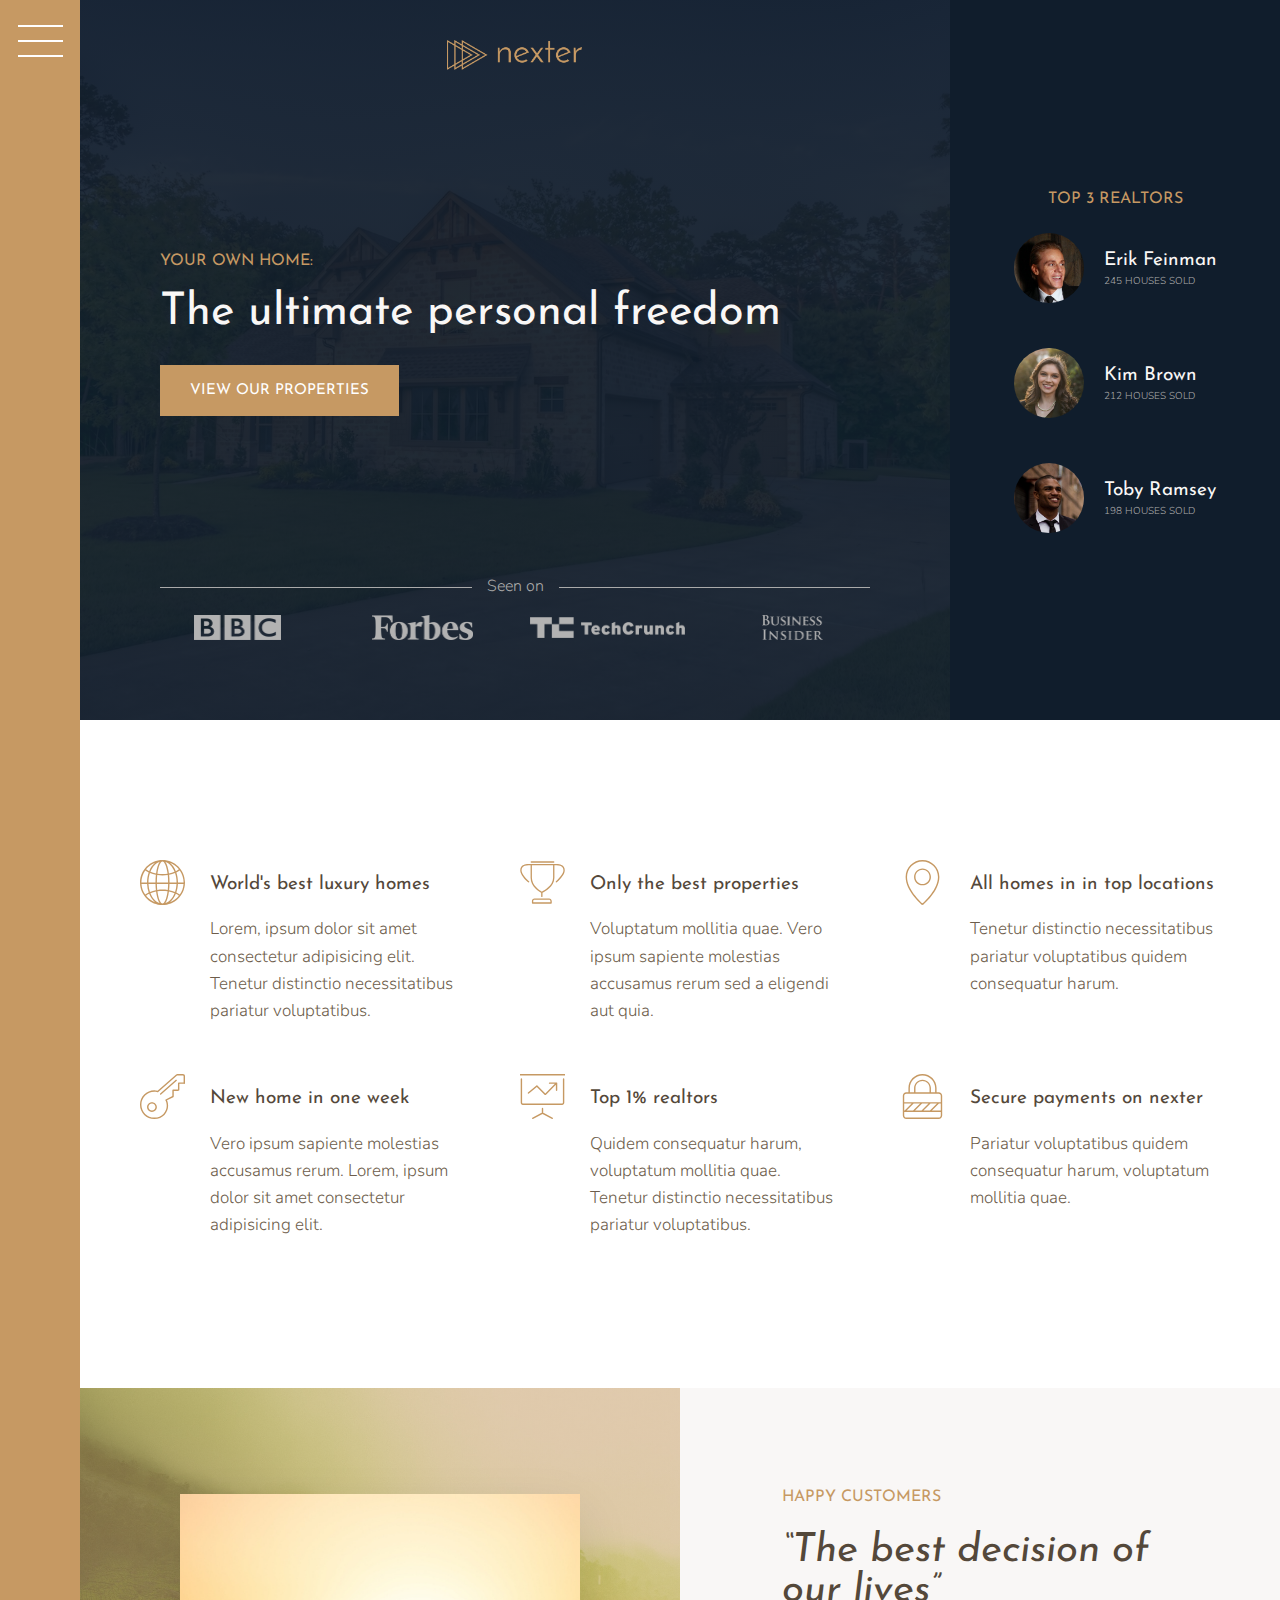
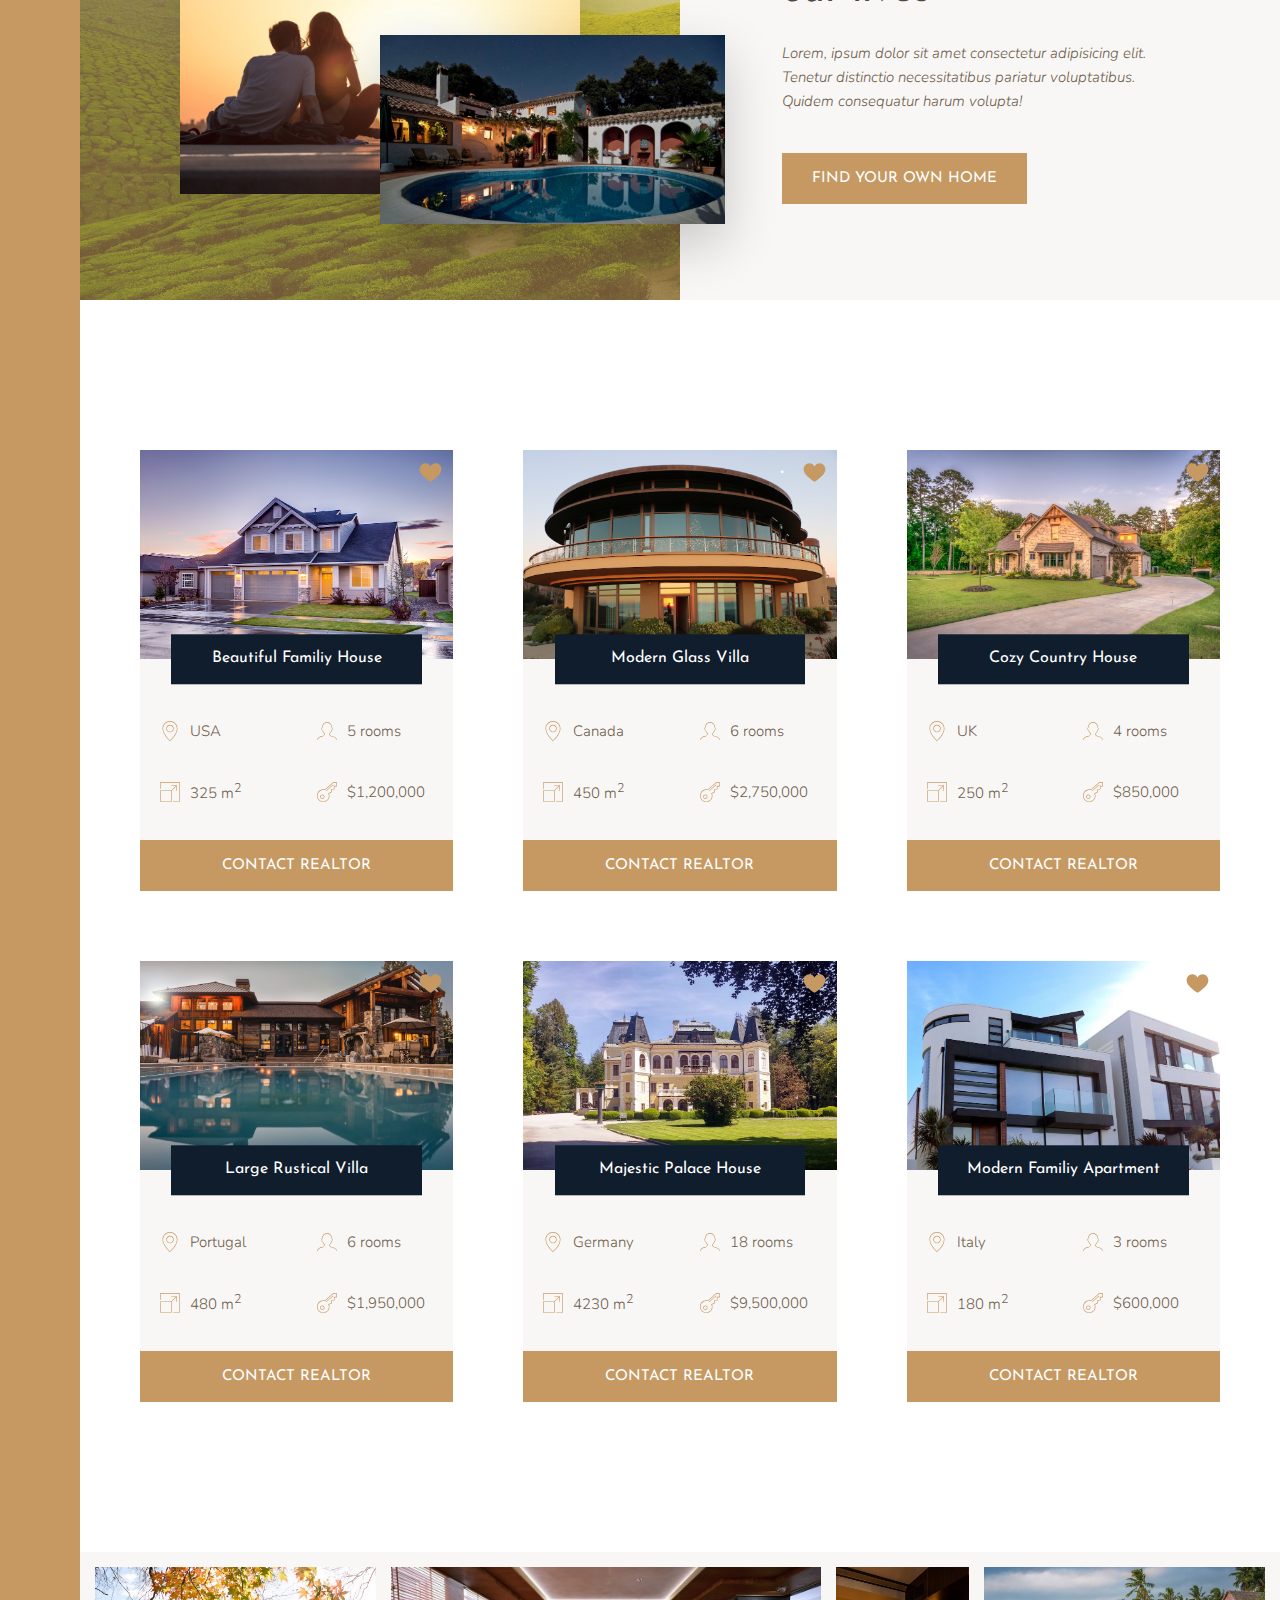
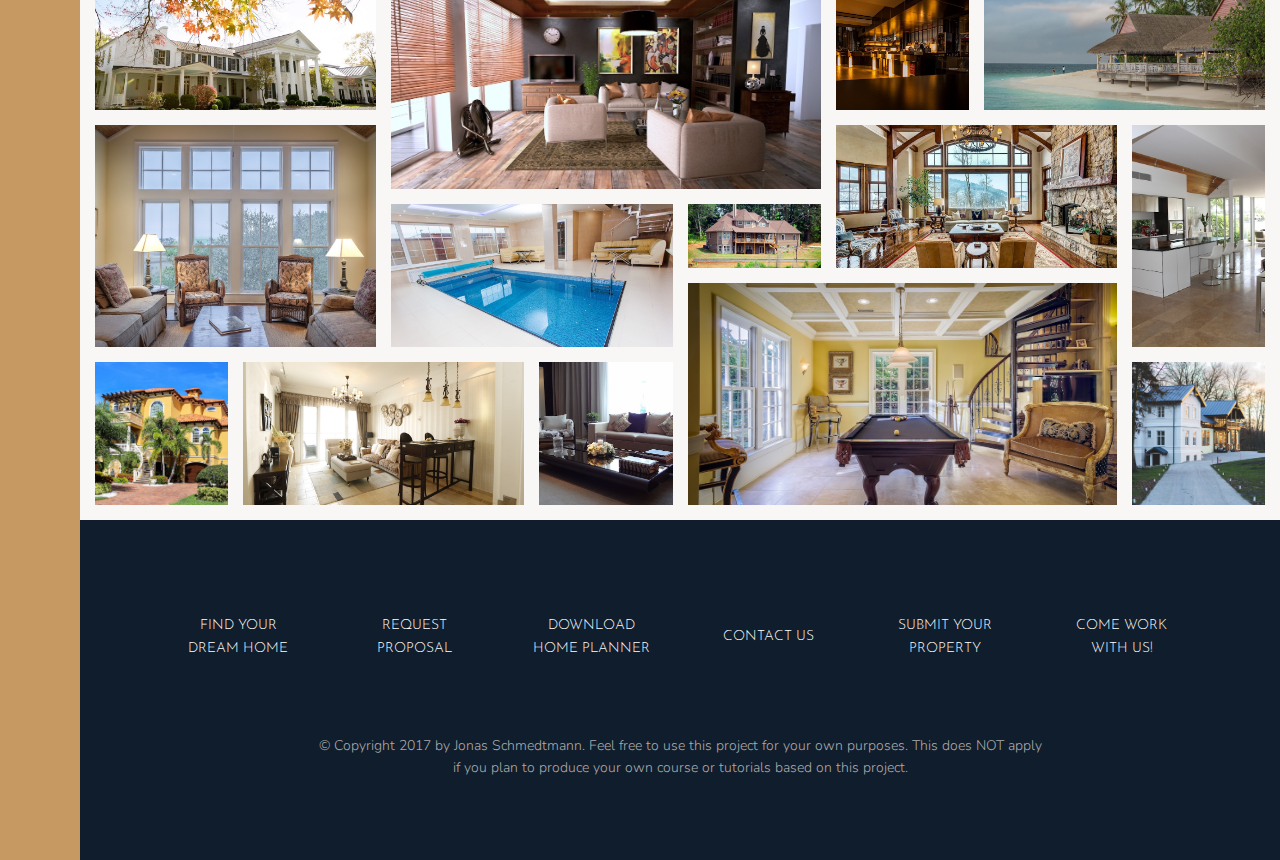
<file: advanced-css-course-master/Nexter/final/index.html>
<!DOCTYPE html>
<html lang="en">
    <head>
        <meta charset="UTF-8">
        <meta name="viewport" content="width=device-width, initial-scale=1.0">
        <meta http-equiv="X-UA-Compatible" content="ie=edge">
        
        <link href="https://fonts.googleapis.com/css?family=Josefin+Sans:300,400,400i|Nunito:300,300i" rel="stylesheet">
        <link rel="stylesheet" href="css/style.css">
        <link rel="shortcut icon" type="image/png" href="img/favicon.png">
        
        <title>nexter &mdash; your home, your freedom</title>
    </head>
    <body class="container">
        <div class="sidebar">
            <button class="nav-btn"></button>
        </div>

        <header class="header">
            <img src="img/logo.png" alt="Nexter logo" class="header__logo">
            <h3 class="heading-3">Your own home:</h3>
            <h1 class="heading-1">The ultimate personal freedom</h1>
            <button class="btn header__btn">View our properties</button>
            <div class="header__seenon-text">Seen on</div>
            <div class="header__seenon-logos">
                <img src="img/logo-bbc.png" alt="Seen on logo 1">
                <img src="img/logo-forbes.png" alt="Seen on logo 2">
                <img src="img/logo-techcrunch.png" alt="Seen on logo 3">
                <img src="img/logo-bi.png" alt="Seen on logo 4">
            </div>
        </header>

        <div class="realtors">
            <h3 class="heading-3">Top 3 Realtors</h3>
            <div class="realtors__list">
                <img src="img/realtor-1.jpeg" alt="Realtor 1" class="realtors__img">
                <div class="realtors__details">
                    <h4 class="heading-4 heading-4--light">Erik Feinman</h4>
                    <p class="realtors__sold">245 houses sold</p>
                </div>

                <img src="img/realtor-2.jpeg" alt="Realtor 2" class="realtors__img">
                <div class="realtors__details">
                    <h4 class="heading-4 heading-4--light">Kim Brown</h4>
                    <p class="realtors__sold">212 houses sold</p>
                </div>

                <img src="img/realtor-3.jpeg" alt="Realtor 3" class="realtors__img">
                <div class="realtors__details">
                    <h4 class="heading-4 heading-4--light">Toby Ramsey</h4>
                    <p class="realtors__sold">198 houses sold</p>
                </div>
            </div>
        </div>

        <section class="features">
            <div class="feature">
                <svg class="feature__icon">
                    <use xlink:href="img/sprite.svg#icon-global"></use>
                </svg>
                <h4 class="heading-4 heading-4--dark">World's best luxury homes</h4>
                <p class="feature__text">Lorem, ipsum dolor sit amet consectetur adipisicing elit. Tenetur distinctio necessitatibus pariatur voluptatibus.</p>
            </div>

            <div class="feature">
                <svg class="feature__icon">
                    <use xlink:href="img/sprite.svg#icon-trophy"></use>
                </svg>
                <h4 class="heading-4 heading-4--dark">Only the best properties</h4>
                <p class="feature__text">Voluptatum mollitia quae. Vero ipsum sapiente molestias accusamus rerum sed a eligendi aut quia.</p>
            </div>

            <div class="feature">
                <svg class="feature__icon">
                    <use xlink:href="img/sprite.svg#icon-map-pin"></use>
                </svg>
                <h4 class="heading-4 heading-4--dark">All homes in in top locations</h4>
                <p class="feature__text">Tenetur distinctio necessitatibus pariatur voluptatibus quidem consequatur harum.</p>
            </div>

            <div class="feature">
                <svg class="feature__icon">
                    <use xlink:href="img/sprite.svg#icon-key"></use>
                </svg>
                <h4 class="heading-4 heading-4--dark">New home in one week</h4>
                <p class="feature__text">Vero ipsum sapiente molestias accusamus rerum. Lorem, ipsum dolor sit amet consectetur adipisicing elit.</p>
            </div>

            <div class="feature">
                <svg class="feature__icon">
                    <use xlink:href="img/sprite.svg#icon-presentation"></use>
                </svg>
                <h4 class="heading-4 heading-4--dark">Top 1% realtors</h4>
                <p class="feature__text">Quidem consequatur harum, voluptatum mollitia quae. Tenetur distinctio necessitatibus pariatur voluptatibus.</p>
            </div>

            <div class="feature">
                <svg class="feature__icon">
                    <use xlink:href="img/sprite.svg#icon-lock"></use>
                </svg>
                <h4 class="heading-4 heading-4--dark">Secure payments on nexter</h4>
                <p class="feature__text">Pariatur voluptatibus quidem consequatur harum, voluptatum mollitia quae.</p>
            </div>
        </section>

        <div class="story__pictures">
            <img src="img/story-1.jpeg" alt="Couple with new house" class="story__img--1">
            <img src="img/story-2.jpeg" alt="New house" class="story__img--2">
        </div>

        <div class="story__content">
            <h3 class="heading-3 mb-sm">Happy Customers</h3>
            <h2 class="heading-2 heading-2--dark mb-md">&ldquo;The best decision of our lives&rdquo;</h2>
            <p class="story__text">
                Lorem, ipsum dolor sit amet consectetur adipisicing elit. Tenetur distinctio necessitatibus pariatur voluptatibus. Quidem consequatur harum volupta!
            </p>
            <button class="btn">Find your own home</button>
        </div>

        <section class="homes">
            <div class="home">
                <img src="img/house-1.jpeg" alt="House 1" class="home__img">
                <svg class="home__like">
                    <use xlink:href="img/sprite.svg#icon-heart-full"></use>
                </svg>
                <h5 class="home__name">Beautiful Familiy House</h5>
                <div class="home__location">
                    <svg>
                        <use xlink:href="img/sprite.svg#icon-map-pin"></use>
                    </svg>
                    <p>USA</p>
                </div>
                <div class="home__rooms">
                    <svg>
                        <use xlink:href="img/sprite.svg#icon-profile-male"></use>
                    </svg>
                    <p>5 rooms</p>
                </div>
                <div class="home__area">
                    <svg>
                        <use xlink:href="img/sprite.svg#icon-expand"></use>
                    </svg>
                    <p>325 m<sup>2</sup></p>
                </div>
                <div class="home__price">
                    <svg>
                        <use xlink:href="img/sprite.svg#icon-key"></use>
                    </svg>
                    <p>$1,200,000</p>
                </div>
                <button class="btn home__btn">Contact realtor</button>
            </div>

            
            <div class="home">
                <img src="img/house-2.jpeg" alt="House 2" class="home__img">
                <svg class="home__like">
                    <use xlink:href="img/sprite.svg#icon-heart-full"></use>
                </svg>
                <h5 class="home__name">Modern Glass Villa</h5>
                <div class="home__location">
                    <svg>
                        <use xlink:href="img/sprite.svg#icon-map-pin"></use>
                    </svg>
                    <p>Canada</p>
                </div>
                <div class="home__rooms">
                    <svg>
                        <use xlink:href="img/sprite.svg#icon-profile-male"></use>
                    </svg>
                    <p>6 rooms</p>
                </div>
                <div class="home__area">
                    <svg>
                        <use xlink:href="img/sprite.svg#icon-expand"></use>
                    </svg>
                    <p>450 m<sup>2</sup></p>
                </div>
                <div class="home__price">
                    <svg>
                        <use xlink:href="img/sprite.svg#icon-key"></use>
                    </svg>
                    <p>$2,750,000</p>
                </div>
                <button class="btn home__btn">Contact realtor</button>
            </div>

            <div class="home">
                <img src="img/house-3.jpeg" alt="House 3" class="home__img">
                <svg class="home__like">
                    <use xlink:href="img/sprite.svg#icon-heart-full"></use>
                </svg>
                <h5 class="home__name">Cozy Country House</h5>
                <div class="home__location">
                    <svg>
                        <use xlink:href="img/sprite.svg#icon-map-pin"></use>
                    </svg>
                    <p>UK</p>
                </div>
                <div class="home__rooms">
                    <svg>
                        <use xlink:href="img/sprite.svg#icon-profile-male"></use>
                    </svg>
                    <p>4 rooms</p>
                </div>
                <div class="home__area">
                    <svg>
                        <use xlink:href="img/sprite.svg#icon-expand"></use>
                    </svg>
                    <p>250 m<sup>2</sup></p>
                </div>
                <div class="home__price">
                    <svg>
                        <use xlink:href="img/sprite.svg#icon-key"></use>
                    </svg>
                    <p>$850,000</p>
                </div>
                <button class="btn home__btn">Contact realtor</button>
            </div>

            <div class="home">
                <img src="img/house-4.jpeg" alt="House 4" class="home__img">
                <svg class="home__like">
                    <use xlink:href="img/sprite.svg#icon-heart-full"></use>
                </svg>
                <h5 class="home__name">Large Rustical Villa</h5>
                <div class="home__location">
                    <svg>
                        <use xlink:href="img/sprite.svg#icon-map-pin"></use>
                    </svg>
                    <p>Portugal</p>
                </div>
                <div class="home__rooms">
                    <svg>
                        <use xlink:href="img/sprite.svg#icon-profile-male"></use>
                    </svg>
                    <p>6 rooms</p>
                </div>
                <div class="home__area">
                    <svg>
                        <use xlink:href="img/sprite.svg#icon-expand"></use>
                    </svg>
                    <p>480 m<sup>2</sup></p>
                </div>
                <div class="home__price">
                    <svg>
                        <use xlink:href="img/sprite.svg#icon-key"></use>
                    </svg>
                    <p>$1,950,000</p>
                </div>
                <button class="btn home__btn">Contact realtor</button>
            </div>

            <div class="home">
                <img src="img/house-5.jpeg" alt="House 5" class="home__img">
                <svg class="home__like">
                    <use xlink:href="img/sprite.svg#icon-heart-full"></use>
                </svg>
                <h5 class="home__name">Majestic Palace House</h5>
                <div class="home__location">
                    <svg>
                        <use xlink:href="img/sprite.svg#icon-map-pin"></use>
                    </svg>
                    <p>Germany</p>
                </div>
                <div class="home__rooms">
                    <svg>
                        <use xlink:href="img/sprite.svg#icon-profile-male"></use>
                    </svg>
                    <p>18 rooms</p>
                </div>
                <div class="home__area">
                    <svg>
                        <use xlink:href="img/sprite.svg#icon-expand"></use>
                    </svg>
                    <p>4230 m<sup>2</sup></p>
                </div>
                <div class="home__price">
                    <svg>
                        <use xlink:href="img/sprite.svg#icon-key"></use>
                    </svg>
                    <p>$9,500,000</p>
                </div>
                <button class="btn home__btn">Contact realtor</button>
            </div>

            <div class="home">
                <img src="img/house-6.jpeg" alt="House 6" class="home__img">
                <svg class="home__like">
                    <use xlink:href="img/sprite.svg#icon-heart-full"></use>
                </svg>
                <h5 class="home__name">Modern Familiy Apartment</h5>
                <div class="home__location">
                    <svg>
                        <use xlink:href="img/sprite.svg#icon-map-pin"></use>
                    </svg>
                    <p>Italy</p>
                </div>
                <div class="home__rooms">
                    <svg>
                        <use xlink:href="img/sprite.svg#icon-profile-male"></use>
                    </svg>
                    <p>3 rooms</p>
                </div>
                <div class="home__area">
                    <svg>
                        <use xlink:href="img/sprite.svg#icon-expand"></use>
                    </svg>
                    <p>180 m<sup>2</sup></p>
                </div>
                <div class="home__price">
                    <svg>
                        <use xlink:href="img/sprite.svg#icon-key"></use>
                    </svg>
                    <p>$600,000</p>
                </div>
                <button class="btn home__btn">Contact realtor</button>
            </div>
        </section>


        <section class="gallery">
            <figure class="gallery__item gallery__item--1"><img src="img/gal-1.jpeg" alt="Gallery image 1" class="gallery__img"></figure>
            <figure class="gallery__item gallery__item--2"><img src="img/gal-2.jpeg" alt="Gallery image 2" class="gallery__img"></figure>
            <figure class="gallery__item gallery__item--3"><img src="img/gal-3.jpeg" alt="Gallery image 3" class="gallery__img"></figure>
            <figure class="gallery__item gallery__item--4"><img src="img/gal-4.jpeg" alt="Gallery image 4" class="gallery__img"></figure>
            <figure class="gallery__item gallery__item--5"><img src="img/gal-5.jpeg" alt="Gallery image 5" class="gallery__img"></figure>
            <figure class="gallery__item gallery__item--6"><img src="img/gal-6.jpeg" alt="Gallery image 6" class="gallery__img"></figure>
            <figure class="gallery__item gallery__item--7"><img src="img/gal-7.jpeg" alt="Gallery image 7" class="gallery__img"></figure>
            <figure class="gallery__item gallery__item--8"><img src="img/gal-8.jpeg" alt="Gallery image 8" class="gallery__img"></figure>
            <figure class="gallery__item gallery__item--9"><img src="img/gal-9.jpeg" alt="Gallery image 9" class="gallery__img"></figure>
            <figure class="gallery__item gallery__item--10"><img src="img/gal-10.jpeg" alt="Gallery image 10" class="gallery__img"></figure>
            <figure class="gallery__item gallery__item--11"><img src="img/gal-11.jpeg" alt="Gallery image 11" class="gallery__img"></figure>
            <figure class="gallery__item gallery__item--12"><img src="img/gal-12.jpeg" alt="Gallery image 12" class="gallery__img"></figure>
            <figure class="gallery__item gallery__item--13"><img src="img/gal-13.jpeg" alt="Gallery image 13" class="gallery__img"></figure>
            <figure class="gallery__item gallery__item--14"><img src="img/gal-14.jpeg" alt="Gallery image 14" class="gallery__img"></figure>


        </section>

        <footer class="footer">
            <ul class="nav">
                    <li class="nav__item"><a href="#" class="nav__link">Find your dream home</a></li>
                    <li class="nav__item"><a href="#" class="nav__link">Request proposal</a></li>
                    <li class="nav__item"><a href="#" class="nav__link">Download home planner</a></li>
                    <li class="nav__item"><a href="#" class="nav__link">Contact us</a></li>
                    <li class="nav__item"><a href="#" class="nav__link">Submit your property</a></li>
                    <li class="nav__item"><a href="#" class="nav__link">Come work with us!</a></li>
            </ul>
            <p class="copyright">
                &copy; Copyright 2017 by Jonas Schmedtmann. Feel free to use this project for your own purposes. This does NOT apply if you plan to produce your own course or tutorials based on this project.
            </p>
        </footer>
    </body>
</html>
</file>
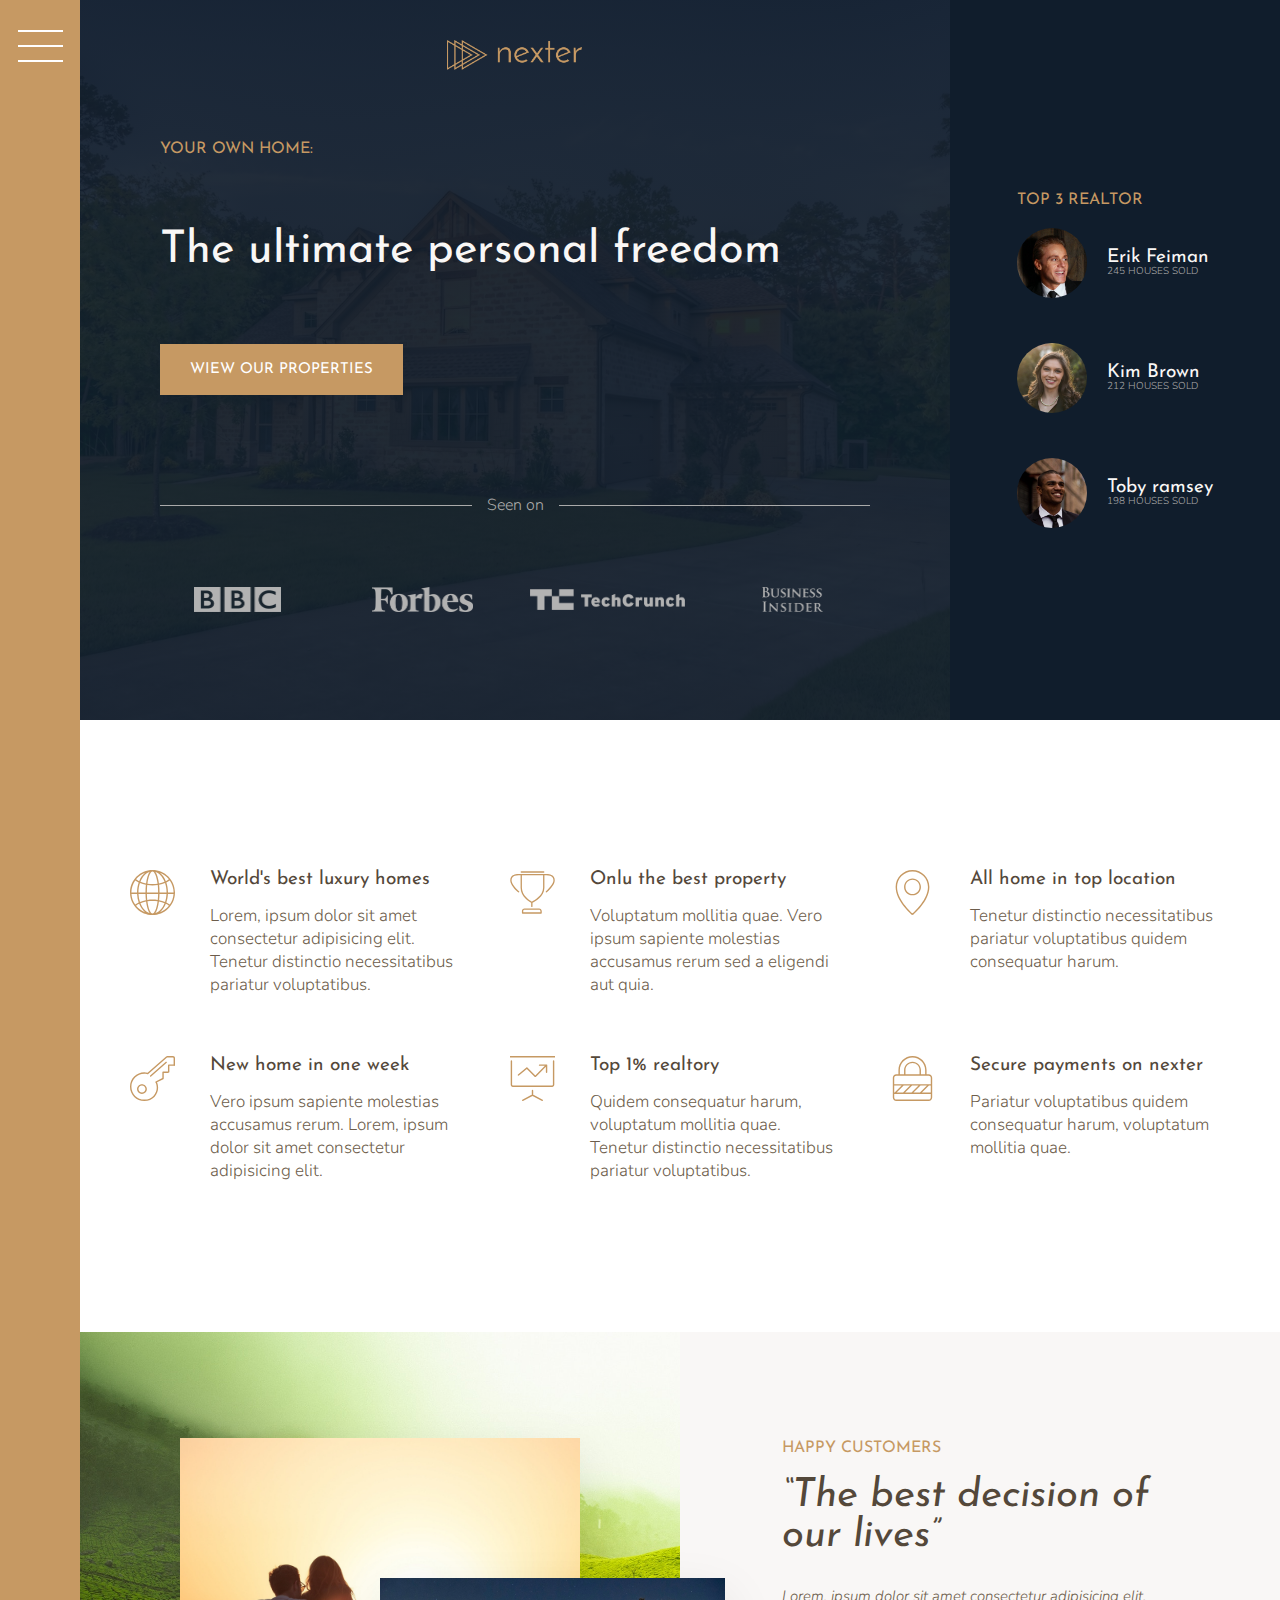
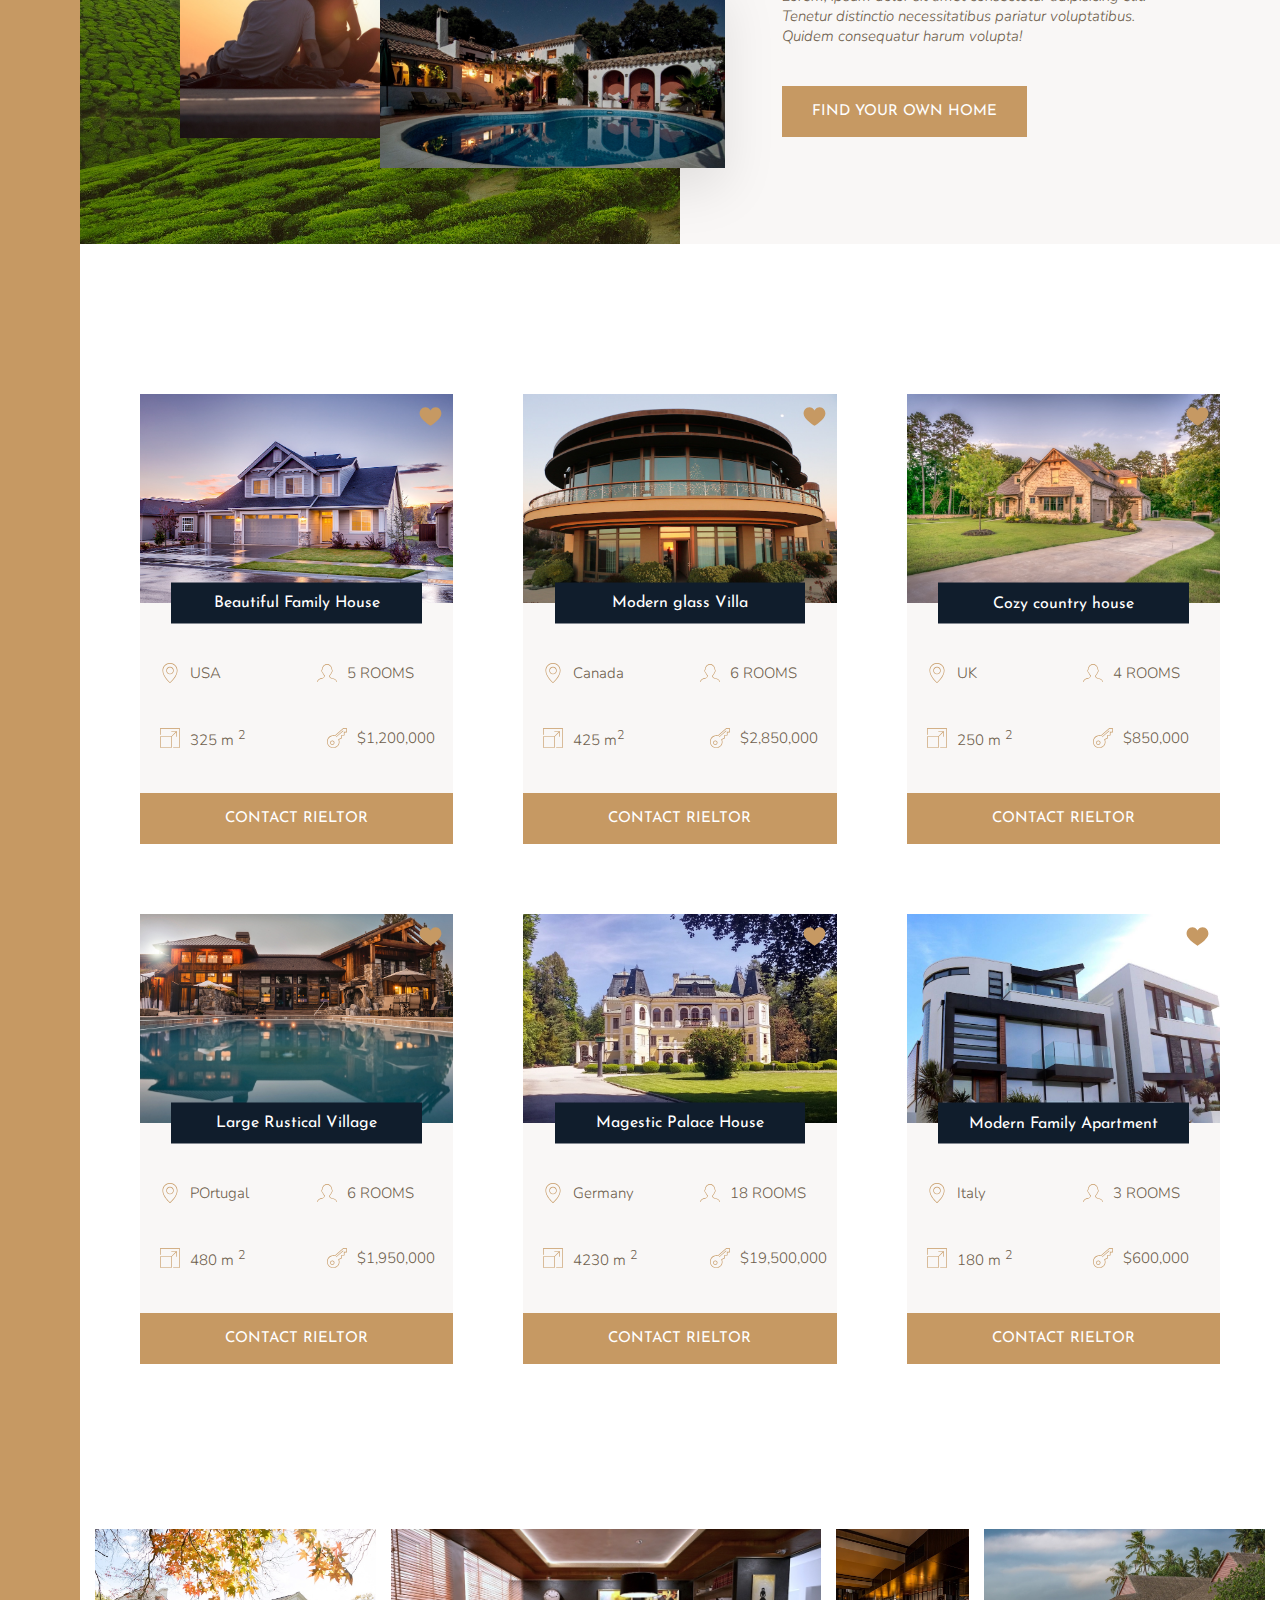
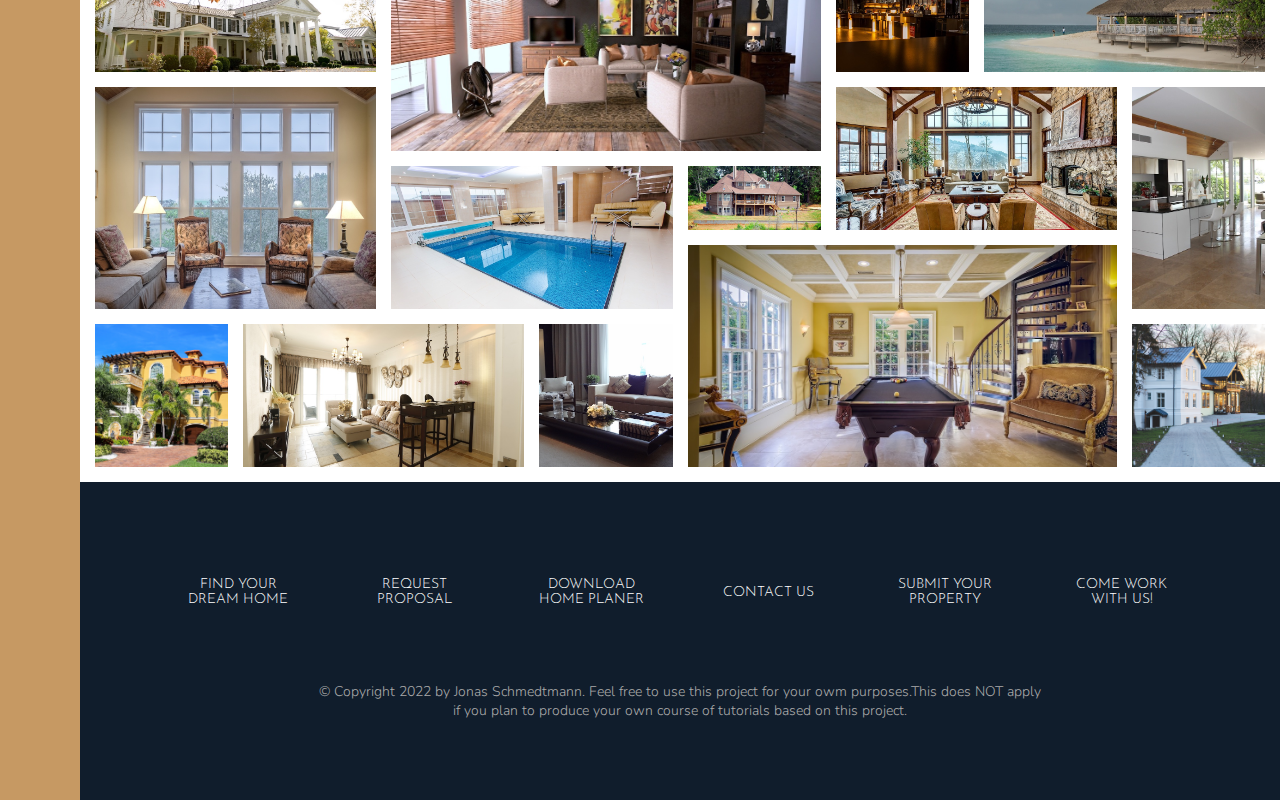
<file: advanced-css-course-master/Nexter/starter/index.html>
<!DOCTYPE html>
<html lang="en">
  <head>
    <meta charset="UTF-8" />
    <meta name="viewport" content="width=device-width, initial-scale=1.0" />
    <meta http-equiv="X-UA-Compatible" content="ie=edge" />

    <link
      href="https://fonts.googleapis.com/css?family=Josefin+Sans:300,400,400i|Nunito:300,300i"
      rel="stylesheet"
    />
    <link rel="stylesheet" href="sass/main.css" />
    <link rel="shortcut icon" type="image/png" href="img/favicon.png" />

    <title>nexter &mdash; your home, your freedom</title>
  </head>
  <body class="container">
    <div class="sidebar">
      <button class="nav-btn"></button>
    </div>
    <header class="header">
      <img src="img/logo.png" alt="Nexter logo" class="header__logo" />
      <h3 class="heading-3">Your own home:</h3>
      <h1 class="heading-1">The ultimate personal freedom</h1>
      <button class="btn header__btn">Wiew our properties</button>
      <div class="header__seenon-text">Seen on</div>
      <div class="header__seenon-logos">
        <img src="img/logo-bbc.png" alt="Seen on logo 1" />
        <img src="img/logo-forbes.png" alt="Seen on logo 2" />
        <img src="img/logo-techcrunch.png" alt="Seen on logo 3" />
        <img src="img/logo-bi.png" alt="Seen on logo 4" />
      </div>
    </header>

    <div class="realtors">
      <h3 class="heading-3">Top 3 Realtor</h3>
      <div class="realtors__list">
        <img src="img/realtor-1.jpeg" alt="" class="realtors__img" />
        <div class="realtors__details">
          <h4 class="heading-4 heading-4--light">Erik Feiman</h4>
          <p class="realtors__sold">245 houses sold</p>
        </div>

        <img src="img/realtor-2.jpeg" alt="" class="realtors__img" />
        <div class="realtors__details">
          <h4 class="heading-4 heading-4--light">Kim Brown</h4>
          <p class="realtors__sold">212 houses sold</p>
        </div>

        <img src="img/realtor-3.jpeg" alt="" class="realtors__img" />
        <div class="realtors__details">
          <h4 class="heading-4 heading-4--light">Toby ramsey</h4>
          <p class="realtors__sold">198 houses sold</p>
        </div>
      </div>
    </div>

    <section class="features">
      <div class="feature">
        <svg class="feature__icon">
          <use href="img/sprite.svg#icon-global"></use>
        </svg>
        <h4 class="heading-4 heading-4--dark">World's best luxury homes</h4>
        <p class="feature__text">
          Lorem, ipsum dolor sit amet consectetur adipisicing elit. Tenetur distinctio necessitatibus pariatur
          voluptatibus.
        </p>
      </div>
      <div class="feature">
        <svg class="feature__icon">
          <use href="img/sprite.svg#icon-trophy"></use>
        </svg>
        <h4 class="heading-4 heading-4--dark">Onlu the best property</h4>
        <p class="feature__text">
          Voluptatum mollitia quae. Vero ipsum sapiente molestias accusamus rerum sed a eligendi aut quia.
        </p>
      </div>
      <div class="feature">
        <svg class="feature__icon">
          <use href="img/sprite.svg#icon-map-pin"></use>
        </svg>
        <h4 class="heading-4 heading-4--dark">All home in top location</h4>
        <p class="feature__text">
          Tenetur distinctio necessitatibus pariatur voluptatibus quidem consequatur harum.
        </p>
      </div>
      <div class="feature">
        <svg class="feature__icon">
          <use href="img/sprite.svg#icon-key"></use>
        </svg>
        <h4 class="heading-4 heading-4--dark">New home in one week</h4>
        <p class="feature__text">
          Vero ipsum sapiente molestias accusamus rerum. Lorem, ipsum dolor sit amet consectetur adipisicing
          elit.
        </p>
      </div>

      <div class="feature">
        <svg class="feature__icon">
          <use href="img/sprite.svg#icon-presentation"></use>
        </svg>
        <h4 class="heading-4 heading-4--dark">Top 1% realtory</h4>
        <p class="feature__text">
          Quidem consequatur harum, voluptatum mollitia quae. Tenetur distinctio necessitatibus pariatur
          voluptatibus.
        </p>
      </div>

      <div class="feature">
        <svg class="feature__icon">
          <use href="img/sprite.svg#icon-lock"></use>
        </svg>
        <h4 class="heading-4 heading-4--dark">Secure payments on nexter</h4>
        <p class="feature__text">Pariatur voluptatibus quidem consequatur harum, voluptatum mollitia quae.</p>
      </div>
    </section>
    <div class="story__pictures">
      <img src="img/story-1.jpeg" alt="story" class="story__img--1" />
      <img src="img/story-2.jpeg" alt="story" class="story__img--2" />
    </div>

    <div class="story__content">
      <h3 class="heading-3 mb-sm">happy Customers</h3>
      <h2 class="heading-2 heading-2--dark mb-md">&ldquo;The best decision of our lives&rdquo;</h2>
      <p class="story__text">
        Lorem, ipsum dolor sit amet consectetur adipisicing elit. Tenetur distinctio necessitatibus pariatur
        voluptatibus. Quidem consequatur harum volupta!
      </p>
      <button class="btn">Find your own home</button>
    </div>

    <section class="homes">
      <div class="home">
        <img src="img/house-1.jpeg" alt="house" class="home__img" />
        <svg class="home__like">
          <use href="img/sprite.svg#icon-heart-full"></use>
        </svg>
        <h5 class="home__name">Beautiful Family House</h5>
        <div class="home__location">
          <svg>
            <use href="img/sprite.svg#icon-map-pin"></use>
          </svg>
          <p>USA</p>
        </div>

        <div class="home__rooms">
          <svg>
            <use href="img/sprite.svg#icon-profile-male"></use>
          </svg>
          <p>5 ROOMS</p>
        </div>

        <div class="home__area">
          <svg>
            <use href="img/sprite.svg#icon-expand"></use>
          </svg>
          <p>325 m <sup>2</sup></p>
        </div>
        <div class="home__price">
          <svg class="home__like">
            <use href="img/sprite.svg#icon-key"></use>
          </svg>
          <p>$1,200,000</p>
        </div>
        <button class="btn home__btn">Contact rieltor</button>
      </div>
      <div class="home">
        <img src="img/house-2.jpeg" alt="house" class="home__img" />
        <svg class="home__like">
          <use href="img/sprite.svg#icon-heart-full"></use>
        </svg>
        <h5 class="home__name">Modern glass Villa</h5>
        <div class="home__location">
          <svg>
            <use href="img/sprite.svg#icon-map-pin"></use>
          </svg>
          <p>Canada</p>
        </div>

        <div class="home__rooms">
          <svg>
            <use href="img/sprite.svg#icon-profile-male"></use>
          </svg>
          <p>6 ROOMS</p>
        </div>

        <div class="home__area">
          <svg>
            <use href="img/sprite.svg#icon-expand"></use>
          </svg>
          <p>425 m<sup>2</sup></p>
        </div>
        <div class="home__price">
          <svg class="home__like">
            <use href="img/sprite.svg#icon-key"></use>
          </svg>
          <p>$2,850,000</p>
        </div>
        <button class="btn home__btn">Contact rieltor</button>
      </div>
      <div class="home">
        <img src="img/house-3.jpeg" alt="house" class="home__img" />
        <svg class="home__like">
          <use href="img/sprite.svg#icon-heart-full"></use>
        </svg>
        <h5 class="home__name">Cozy country house</h5>
        <div class="home__location">
          <svg>
            <use href="img/sprite.svg#icon-map-pin"></use>
          </svg>
          <p>UK</p>
        </div>

        <div class="home__rooms">
          <svg>
            <use href="img/sprite.svg#icon-profile-male"></use>
          </svg>
          <p>4 ROOMS</p>
        </div>

        <div class="home__area">
          <svg>
            <use href="img/sprite.svg#icon-expand"></use>
          </svg>
          <p>250 m <sup>2</sup></p>
        </div>
        <div class="home__price">
          <svg class="home__like">
            <use href="img/sprite.svg#icon-key"></use>
          </svg>
          <p>$850,000</p>
        </div>
        <button class="btn home__btn">Contact rieltor</button>
      </div>
      <div class="home">
        <img src="img/house-4.jpeg" alt="house" class="home__img" />
        <svg class="home__like">
          <use href="img/sprite.svg#icon-heart-full"></use>
        </svg>
        <h5 class="home__name">Large Rustical Village</h5>
        <div class="home__location">
          <svg>
            <use href="img/sprite.svg#icon-map-pin"></use>
          </svg>
          <p>POrtugal</p>
        </div>

        <div class="home__rooms">
          <svg>
            <use href="img/sprite.svg#icon-profile-male"></use>
          </svg>
          <p>6 ROOMS</p>
        </div>

        <div class="home__area">
          <svg>
            <use href="img/sprite.svg#icon-expand"></use>
          </svg>
          <p>480 m <sup>2</sup></p>
        </div>
        <div class="home__price">
          <svg class="home__like">
            <use href="img/sprite.svg#icon-key"></use>
          </svg>
          <p>$1,950,000</p>
        </div>
        <button class="btn home__btn">Contact rieltor</button>
      </div>
      <div class="home">
        <img src="img/house-5.jpeg" alt="house" class="home__img" />
        <svg class="home__like">
          <use href="img/sprite.svg#icon-heart-full"></use>
        </svg>
        <h5 class="home__name">Magestic Palace House</h5>
        <div class="home__location">
          <svg>
            <use href="img/sprite.svg#icon-map-pin"></use>
          </svg>
          <p>Germany</p>
        </div>

        <div class="home__rooms">
          <svg>
            <use href="img/sprite.svg#icon-profile-male"></use>
          </svg>
          <p>18 ROOMS</p>
        </div>

        <div class="home__area">
          <svg>
            <use href="img/sprite.svg#icon-expand"></use>
          </svg>
          <p>4230 m <sup>2</sup></p>
        </div>
        <div class="home__price">
          <svg class="home__like">
            <use href="img/sprite.svg#icon-key"></use>
          </svg>
          <p>$19,500,000</p>
        </div>
        <button class="btn home__btn">Contact rieltor</button>
      </div>
      <div class="home">
        <img src="img/house-6.jpeg" alt="house" class="home__img" />
        <svg class="home__like">
          <use href="img/sprite.svg#icon-heart-full"></use>
        </svg>
        <h5 class="home__name">Modern Family Apartment</h5>
        <div class="home__location">
          <svg>
            <use href="img/sprite.svg#icon-map-pin"></use>
          </svg>
          <p>Italy</p>
        </div>

        <div class="home__rooms">
          <svg>
            <use href="img/sprite.svg#icon-profile-male"></use>
          </svg>
          <p>3 ROOMS</p>
        </div>

        <div class="home__area">
          <svg>
            <use href="img/sprite.svg#icon-expand"></use>
          </svg>
          <p>180 m <sup>2</sup></p>
        </div>
        <div class="home__price">
          <svg class="home__like">
            <use href="img/sprite.svg#icon-key"></use>
          </svg>
          <p>$600,000</p>
        </div>
        <button class="btn home__btn">Contact rieltor</button>
      </div>
    </section>

    <section class="gallery">
      <figure class="gallery__item gallery__item--1">
        <img src="img/gal-1.jpeg" alt="Gallery image 1" class="gallery__img" />
      </figure>
      <figure class="gallery__item gallery__item--2">
        <img src="img/gal-2.jpeg" alt="Gallery image 2" class="gallery__img" />
      </figure>
      <figure class="gallery__item gallery__item--3">
        <img src="img/gal-3.jpeg" alt="Gallery image 3" class="gallery__img" />
      </figure>
      <figure class="gallery__item gallery__item--4">
        <img src="img/gal-4.jpeg" alt="Gallery image 4" class="gallery__img" />
      </figure>
      <figure class="gallery__item gallery__item--5">
        <img src="img/gal-5.jpeg" alt="Gallery image 5" class="gallery__img" />
      </figure>
      <figure class="gallery__item gallery__item--6">
        <img src="img/gal-6.jpeg" alt="Gallery image 6" class="gallery__img" />
      </figure>
      <figure class="gallery__item gallery__item--7">
        <img src="img/gal-7.jpeg" alt="Gallery image 7" class="gallery__img" />
      </figure>
      <figure class="gallery__item gallery__item--8">
        <img src="img/gal-8.jpeg" alt="Gallery image 8" class="gallery__img" />
      </figure>
      <figure class="gallery__item gallery__item--9">
        <img src="img/gal-9.jpeg" alt="Gallery image 9" class="gallery__img" />
      </figure>
      <figure class="gallery__item gallery__item--10">
        <img src="img/gal-10.jpeg" alt="Gallery image 10" class="gallery__img" />
      </figure>
      <figure class="gallery__item gallery__item--11">
        <img src="img/gal-11.jpeg" alt="Gallery image 11" class="gallery__img" />
      </figure>
      <figure class="gallery__item gallery__item--12">
        <img src="img/gal-12.jpeg" alt="Gallery image 12" class="gallery__img" />
      </figure>
      <figure class="gallery__item gallery__item--13">
        <img src="img/gal-13.jpeg" alt="Gallery image 13" class="gallery__img" />
      </figure>
      <figure class="gallery__item gallery__item--14">
        <img src="img/gal-14.jpeg" alt="Gallery image 14" class="gallery__img" />
      </figure>
    </section>

    <footer class="footer">
      <ul class="nav">
        <li class="nav__item"><a href="#" class="nav__link">Find your dream home</a></li>
        <li class="nav__item"><a href="#" class="nav__link">Request proposal</a></li>
        <li class="nav__item"><a href="#" class="nav__link">Download home planer</a></li>
        <li class="nav__item"><a href="#" class="nav__link">Contact us</a></li>
        <li class="nav__item"><a href="#" class="nav__link">Submit your property</a></li>
        <li class="nav__item"><a href="#" class="nav__link">Come work with us!</a></li>
      </ul>

      <p class="copyright">
        &copy; Copyright 2022 by Jonas Schmedtmann. Feel free to use this project for your owm purposes.This
        does NOT apply if you plan to produce your own course of tutorials based on this project.
      </p>
    </footer>
  </body>
</html>
</file>
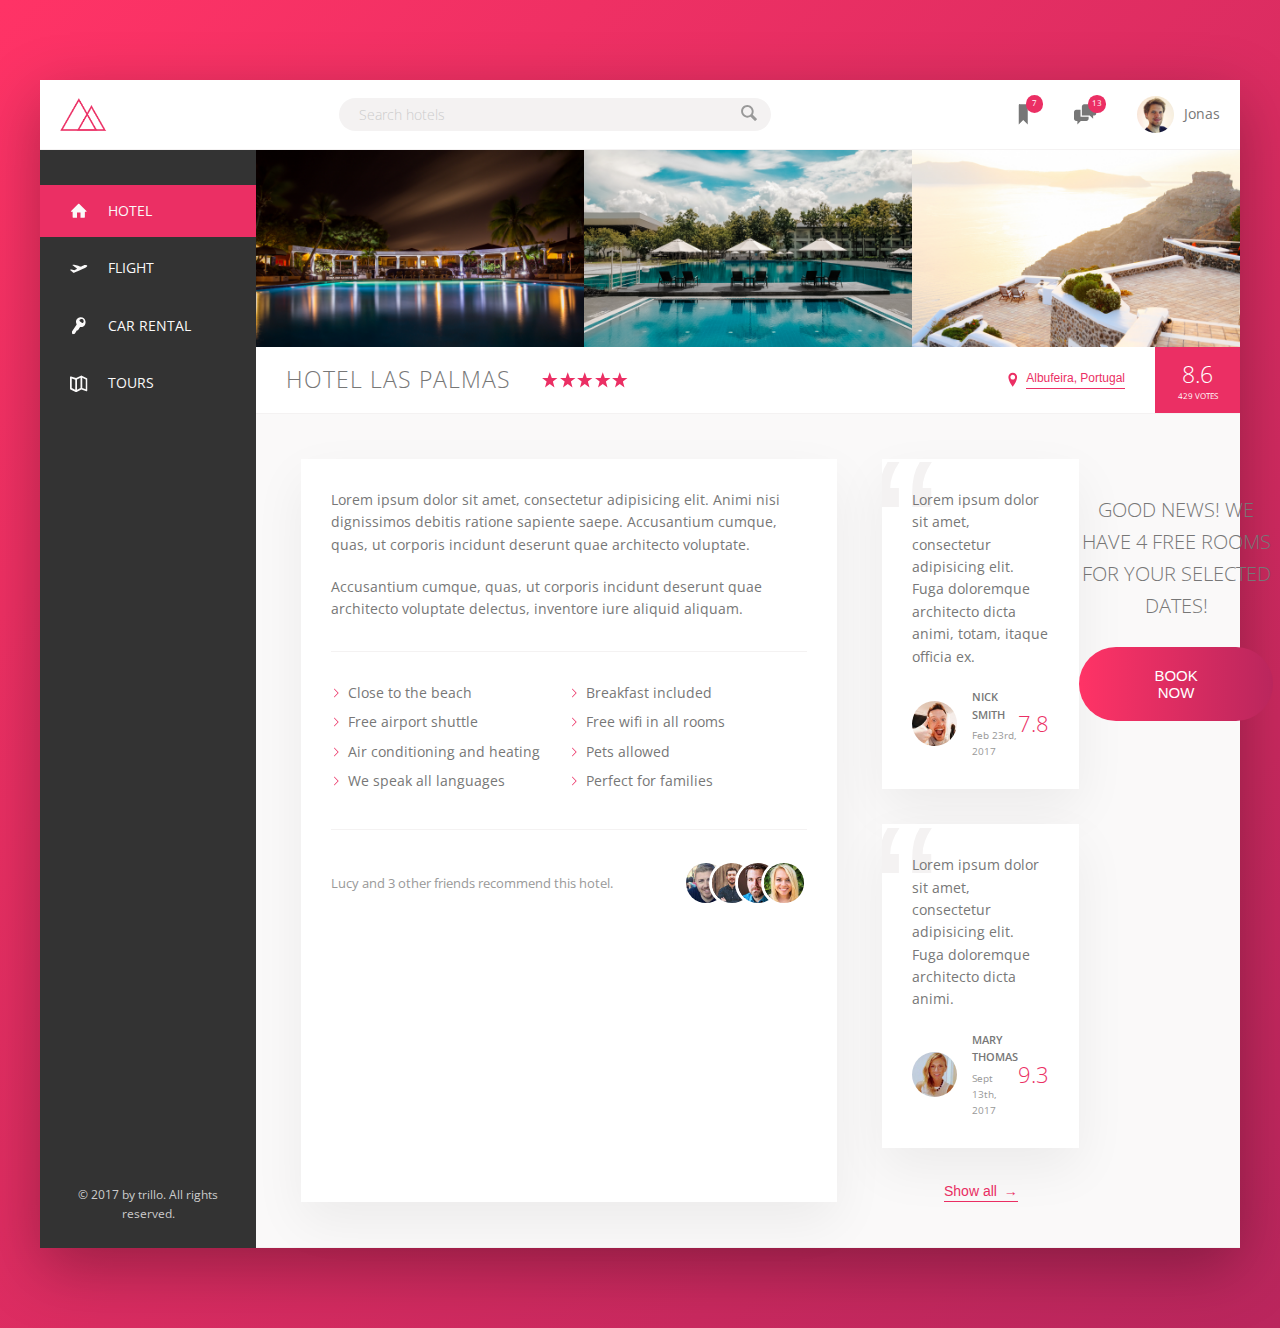
<file: advanced-css-course-master/Trillo/final/index.html>
<!DOCTYPE html>
<html lang="en">
    <head>
        <meta charset="UTF-8">
        <meta name="viewport" content="width=device-width, initial-scale=1.0">
        
        <link href="https://fonts.googleapis.com/css?family=Open+Sans:300,400,600" rel="stylesheet">
        <link rel="stylesheet" href="css/style.css">
        <link rel="shortcut icon" type="image/png" href="img/favicon.png">
        
        <title>trillo &mdash; Your all-in-one booking app</title>
    </head>
    <body>
        <div class="container">
            <header class="header">
                <img src="img/logo.png" alt="trillo logo" class="logo">

                <form action="#" class="search">
                    <input type="text" class="search__input" placeholder="Search hotels">
                    <button class="search__button">
                        <svg class="search__icon">
                            <use xlink:href="img/sprite.svg#icon-magnifying-glass"></use>
                        </svg>
                    </button>
                </form>

                <nav class="user-nav">
                    <div class="user-nav__icon-box">
                        <svg class="user-nav__icon">
                            <use xlink:href="img/sprite.svg#icon-bookmark"></use>
                        </svg>
                        <span class="user-nav__notification">7</span>
                    </div>
                    <div class="user-nav__icon-box">
                        <svg class="user-nav__icon">
                            <use xlink:href="img/sprite.svg#icon-chat"></use>
                        </svg>
                        <span class="user-nav__notification">13</span>
                    </div>
                    <div class="user-nav__user">
                        <img src="img/user.jpg" alt="User photo" class="user-nav__user-photo">
                        <span class="user-nav__user-name">Jonas</span>
                    </div>
                </nav>
            </header>


            <div class="content">
                <nav class="sidebar">
                    <ul class="side-nav">
                        <li class="side-nav__item side-nav__item--active">
                            <a href="#" class="side-nav__link">
                                <svg class="side-nav__icon">
                                    <use xlink:href="img/sprite.svg#icon-home"></use>
                                </svg>
                                <span>Hotel</span>
                            </a>
                        </li>
                        <li class="side-nav__item">
                            <a href="#" class="side-nav__link">
                                <svg class="side-nav__icon">
                                    <use xlink:href="img/sprite.svg#icon-aircraft-take-off"></use>
                                </svg>
                                <span>Flight</span>
                            </a>
                        </li>
                        <li class="side-nav__item">
                            <a href="#" class="side-nav__link">
                                <svg class="side-nav__icon">
                                    <use xlink:href="img/sprite.svg#icon-key"></use>
                                </svg>
                                <span>Car rental</span>
                            </a>
                        </li>
                        <li class="side-nav__item">
                            <a href="#" class="side-nav__link">
                                <svg class="side-nav__icon">
                                    <use xlink:href="img/sprite.svg#icon-map"></use>
                                </svg>
                                <span>Tours</span>
                            </a>
                        </li>
                    </ul>

                    <div class="legal">
                        &copy; 2017 by trillo. All rights reserved.
                    </div>
                </nav>



                <main class="hotel-view">
                    <div class="gallery">
                        <figure class="gallery__item">
                            <img src="img/hotel-1.jpg" alt="Photo of hotel 1" class="gallery__photo">
                        </figure>
                        <figure class="gallery__item">
                            <img src="img/hotel-2.jpg" alt="Photo of hotel 2" class="gallery__photo">
                        </figure>
                        <figure class="gallery__item">
                            <img src="img/hotel-3.jpg" alt="Photo of hotel 3" class="gallery__photo">
                        </figure>
                    </div>

                    <div class="overview">
                        <h1 class="overview__heading">
                            Hotel Las Palmas
                        </h1>

                        <div class="overview__stars">
                            <svg class="overview__icon-star">
                                <use xlink:href="img/sprite.svg#icon-star"></use>
                            </svg>
                            <svg class="overview__icon-star">
                                <use xlink:href="img/sprite.svg#icon-star"></use>
                            </svg>
                            <svg class="overview__icon-star">
                                <use xlink:href="img/sprite.svg#icon-star"></use>
                            </svg>
                            <svg class="overview__icon-star">
                                <use xlink:href="img/sprite.svg#icon-star"></use>
                            </svg>
                            <svg class="overview__icon-star">
                                <use xlink:href="img/sprite.svg#icon-star"></use>
                            </svg>
                        </div>

                        <div class="overview__location">
                            <svg class="overview__icon-location">
                                <use xlink:href="img/sprite.svg#icon-location-pin"></use>
                            </svg>
                            <button class="btn-inline">Albufeira, Portugal</button>
                        </div>

                        <div class="overview__rating">
                            <div class="overview__rating-average">8.6</div>
                            <div class="overview__rating-count">429 votes</div>
                        </div>
                    </div>

                    <div class="detail">
                        <div class="description">
                            <p class="paragraph">
                                Lorem ipsum dolor sit amet, consectetur adipisicing elit. Animi nisi dignissimos debitis ratione sapiente saepe. Accusantium cumque, quas, ut corporis incidunt deserunt quae architecto voluptate.
                            </p>
                            <p class="paragraph">
                                Accusantium cumque, quas, ut corporis incidunt deserunt quae architecto voluptate delectus, inventore iure aliquid aliquam.
                            </p>
                            <ul class="list">
                                <li class="list__item">Close to the beach</li>
                                <li class="list__item">Breakfast included</li>
                                <li class="list__item">Free airport shuttle</li>
                                <li class="list__item">Free wifi in all rooms</li>
                                <li class="list__item">Air conditioning and heating</li>
                                <li class="list__item">Pets allowed</li>
                                <li class="list__item">We speak all languages</li>
                                <li class="list__item">Perfect for families</li>
                            </ul>
                            <div class="recommend">
                                <p class="recommend__count">
                                    Lucy and 3 other friends recommend this hotel.
                                </p>
                                <div class="recommend__friends">
                                    <img src="img/user-3.jpg" alt="Friend 1" class="recommend__photo">
                                    <img src="img/user-4.jpg" alt="Friend 2" class="recommend__photo">
                                    <img src="img/user-5.jpg" alt="Friend 3" class="recommend__photo">
                                    <img src="img/user-6.jpg" alt="Friend 4" class="recommend__photo">
                                </div>
                            </div>
                        </div>

                        <div class="user-reviews">
                            <figure class="review">
                                <blockquote class="review__text">
                                    Lorem ipsum dolor sit amet, consectetur adipisicing elit. Fuga doloremque architecto dicta animi, totam, itaque officia ex.
                                </blockquote>
                                <figcaption class="review__user">
                                    <img src="img/user-1.jpg" alt="User 1" class="review__photo">
                                    <div class="review__user-box">
                                        <p class="review__user-name">Nick Smith</p>
                                        <p class="review__user-date">Feb 23rd, 2017</p>
                                    </div>
                                    <div class="review__rating">7.8</div>
                                </figcaption>
                            </figure>

                            <figure class="review">
                                <blockquote class="review__text">
                                    Lorem ipsum dolor sit amet, consectetur adipisicing elit. Fuga doloremque architecto dicta animi.
                                </blockquote>
                                <figcaption class="review__user">
                                    <img src="img/user-2.jpg" alt="User 1" class="review__photo">
                                    <div class="review__user-box">
                                        <p class="review__user-name">Mary Thomas</p>
                                        <p class="review__user-date">Sept 13th, 2017</p>
                                    </div>
                                    <div class="review__rating">9.3</div>
                                </figcaption>
                            </figure>

                            <button class="btn-inline">Show all <span>&rarr;</span></button>
                        </div>

                        <div class="cta">
                            <h2 class="cta__book-now">
                                Good news! We have 4 free rooms for your selected dates!
                            </h2>
                            <button class="btn">
                                <span class="btn__visible">Book now</span>
                                <span class="btn__invisible">Only 4 rooms left</span>
                            </button>
                        </div>

                    </div>


                </main>
            </div>
        </div>
    </body>
</html>
</file>
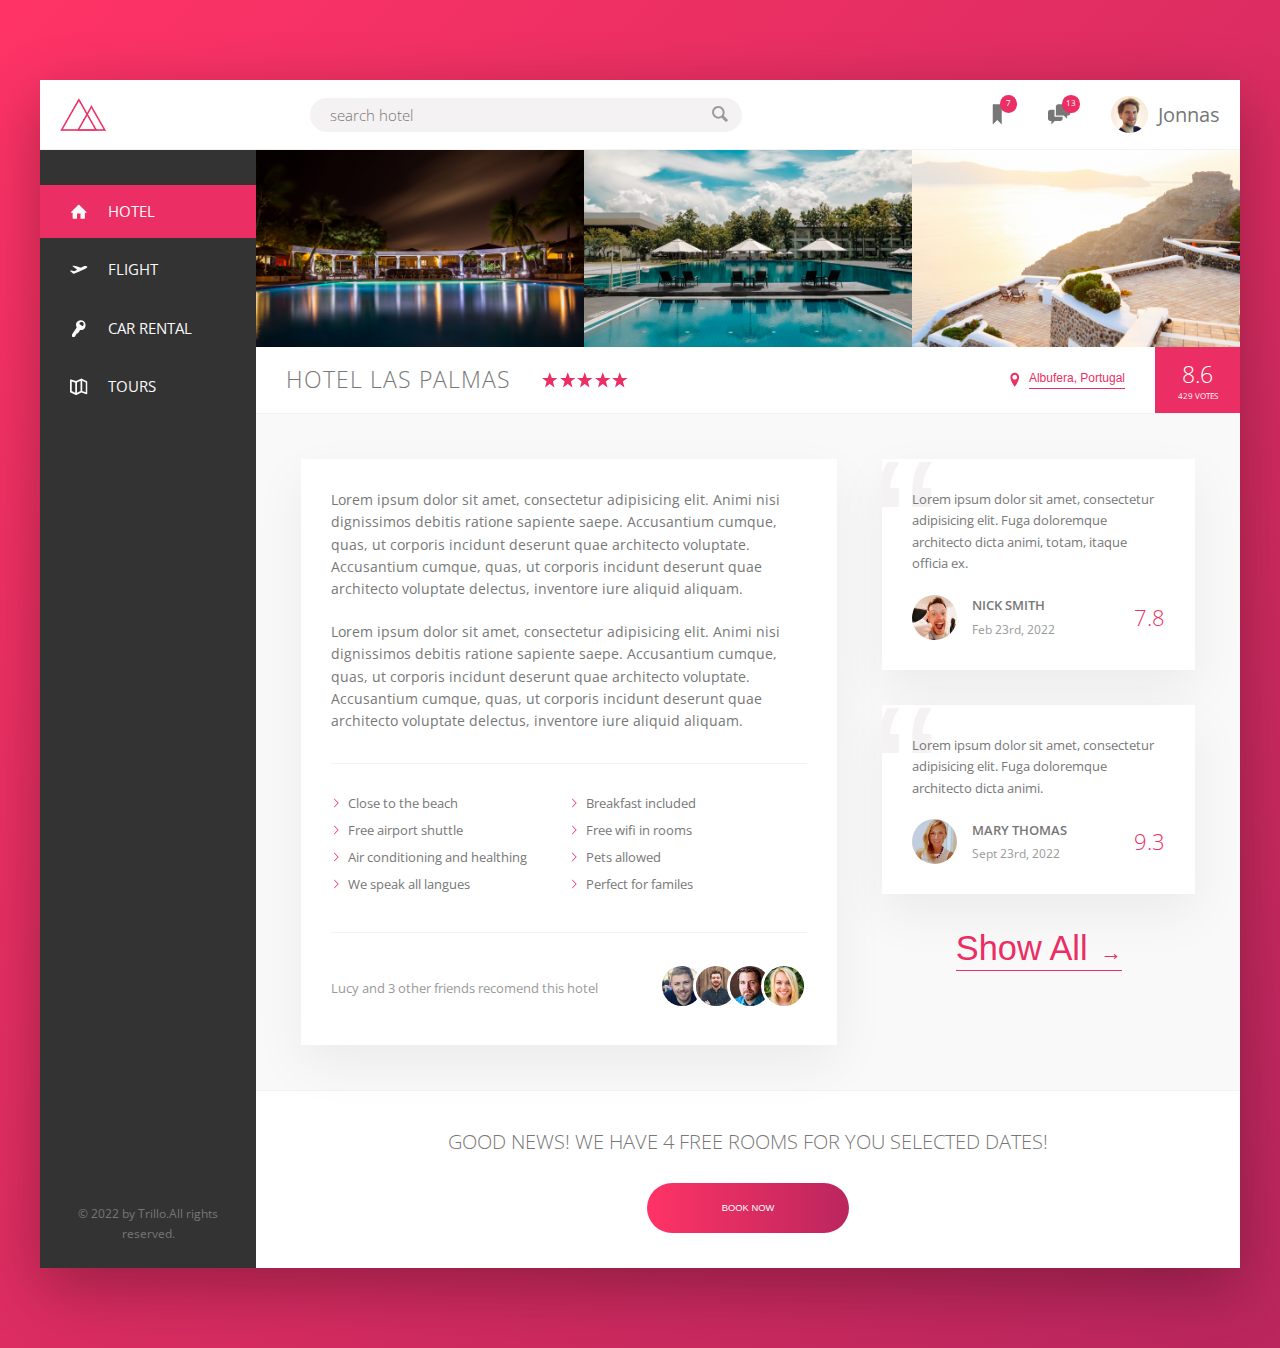
<file: advanced-css-course-master/Trillo/starter/index.html>
<!DOCTYPE html>
<html lang="en">
  <head>
    <meta charset="UTF-8" />
    <meta name="viewport" content="width=device-width, initial-scale=1.0" />

    <link href="https://fonts.googleapis.com/css?family=Open+Sans:300,400,600" rel="stylesheet" />
    <link rel="stylesheet" href="/advanced-css-course-master/Trillo/starter/sass/main.css" />
    <link rel="shortcut icon" type="image/png" href="img/favicon.png" />

    <title>trillo &mdash; Your all-in-one booking app</title>
  </head>
  <body>
    <div class="container">
      <header class="header">
        <img src="img/logo.png" alt="trillo logo" class="logo" />
        <form action="#" class="search">
          <input type="text" class="search__input" placeholder="search hotel" />
          <button class="search__button">
            <svg class="search__icon">
              <use
                href="/advanced-css-course-master/Trillo/starter/img/sprite.svg#icon-magnifying-glass"
              ></use>
            </svg>
          </button>
        </form>
        <nav class="user-nav">
          <div class="user-nav__icon-box">
            <svg class="user-nav__icon">
              <use href="/advanced-css-course-master/Trillo/starter/img/sprite.svg#icon-bookmark"></use>
            </svg>
            <span class="user-nav__notification">7</span>
          </div>
          <div class="user-nav__icon-box">
            <svg class="user-nav__icon">
              <use href="/advanced-css-course-master/Trillo/starter/img/sprite.svg#icon-chat"></use>
            </svg>
            <span class="user-nav__notification">13</span>
          </div>
          <div class="user-nav__user">
            <img
              src="/advanced-css-course-master/Trillo/starter/img/user.jpg"
              alt="userimg"
              class="user-nav__user-photo"
            />
            <span class="user-nav__user-name">Jonnas</span>
          </div>
        </nav>
      </header>
      <div class="content">
        <nav class="sidebar">
          <ul class="side-nav">
            <li class="side-nav__item side-nav__item--active">
              <a href="#" class="side-nav__link">
                <svg class="side-nav__icon">
                  <use href="/advanced-css-course-master/Trillo/starter/img/sprite.svg#icon-home"></use>
                </svg>
                <span>hotel</span>
              </a>
            </li>
            <li class="side-nav__item">
              <a href="#" class="side-nav__link">
                <svg class="side-nav__icon">
                  <use
                    href="/advanced-css-course-master/Trillo/starter/img/sprite.svg#icon-aircraft-take-off"
                  ></use>
                </svg>
                <span>flight</span>
              </a>
            </li>
            <li class="side-nav__item">
              <a href="#" class="side-nav__link">
                <svg class="side-nav__icon">
                  <use href="/advanced-css-course-master/Trillo/starter/img/sprite.svg#icon-key"></use>
                </svg>
                <span>Car rental</span>
              </a>
            </li>
            <li class="side-nav__item">
              <a href="#" class="side-nav__link">
                <svg class="side-nav__icon">
                  <use href="/advanced-css-course-master/Trillo/starter/img/sprite.svg#icon-map"></use>
                </svg>
                <span>Tours</span>
              </a>
            </li>
          </ul>
          <div class="legal">&copy; 2022 by Trillo.All rights reserved.</div>
        </nav>
        <main class="hotel-view">
          <div class="gallery">
            <figure class="gallery__item">
              <img src="img/hotel-1.jpg" alt="hotel-1" class="gallery__photo" />
            </figure>
            <figure class="gallery__item">
              <img src="img/hotel-2.jpg" alt="hotel-2" class="gallery__photo" />
            </figure>
            <figure class="gallery__item">
              <img src="img/hotel-3.jpg" alt="hotel-3" class="gallery__photo" />
            </figure>
          </div>
          <div class="overview">
            <h1 class="overview__heading">Hotel Las Palmas</h1>
            <div class="overview__stars">
              <svg class="overview__icon-star">
                <use href="/advanced-css-course-master/Trillo/starter/img/sprite.svg#icon-star"></use>
              </svg>
              <svg class="overview__icon-star">
                <use href="/advanced-css-course-master/Trillo/starter/img/sprite.svg#icon-star"></use>
              </svg>
              <svg class="overview__icon-star">
                <use href="/advanced-css-course-master/Trillo/starter/img/sprite.svg#icon-star"></use>
              </svg>
              <svg class="overview__icon-star">
                <use href="/advanced-css-course-master/Trillo/starter/img/sprite.svg#icon-star"></use>
              </svg>
              <svg class="overview__icon-star">
                <use href="/advanced-css-course-master/Trillo/starter/img/sprite.svg#icon-star"></use>
              </svg>
            </div>
            <div class="overview__location">
              <svg class="overview__icon-location">
                <use href="/advanced-css-course-master/Trillo/starter/img/sprite.svg#icon-location-pin"></use>
              </svg>
              <button class="btn-inline">Albufera, Portugal</button>
            </div>

            <div class="overview__rating">
              <div class="overview__rating-average">8.6</div>
              <div class="overview__rating-count">429 votes</div>
            </div>
          </div>

          <div class="detail">
            <div class="description">
              <p class="paragraph">
                Lorem ipsum dolor sit amet, consectetur adipisicing elit. Animi nisi dignissimos debitis
                ratione sapiente saepe. Accusantium cumque, quas, ut corporis incidunt deserunt quae
                architecto voluptate. Accusantium cumque, quas, ut corporis incidunt deserunt quae architecto
                voluptate delectus, inventore iure aliquid aliquam.
              </p>
              <p class="paragraph">
                Lorem ipsum dolor sit amet, consectetur adipisicing elit. Animi nisi dignissimos debitis
                ratione sapiente saepe. Accusantium cumque, quas, ut corporis incidunt deserunt quae
                architecto voluptate. Accusantium cumque, quas, ut corporis incidunt deserunt quae architecto
                voluptate delectus, inventore iure aliquid aliquam.
              </p>
              <ul class="list">
                <li class="list__item">Close to the beach</li>
                <li class="list__item">Breakfast included</li>
                <li class="list__item">Free airport shuttle</li>
                <li class="list__item">Free wifi in rooms</li>
                <li class="list__item">Air conditioning and healthing</li>
                <li class="list__item">Pets allowed</li>
                <li class="list__item">We speak all langues</li>
                <li class="list__item">Perfect for familes</li>
              </ul>
              <div class="recomend">
                <p class="recommend__count">Lucy and 3 other friends recomend this hotel</p>
                <div class="recomend__friends">
                  <img src="img/user-3.jpg" alt="User-1" class="recomend__photo" />

                  <img src="img/user-4.jpg" alt="User-2" class="recomend__photo" />

                  <img src="img/user-5.jpg" alt="User-3" class="recomend__photo" />

                  <img src="img/user-6.jpg" alt="User-4" class="recomend__photo" />
                </div>
              </div>
            </div>

            <figure class="user-reviews">
              <figure class="review">
                <blockquote class="review__text">
                  Lorem ipsum dolor sit amet, consectetur adipisicing elit. Fuga doloremque architecto dicta
                  animi, totam, itaque officia ex.
                </blockquote>
                <figcaption class="review__user">
                  <img src="img/user-1.jpg" alt="user-1" class="review__photo" />
                  <div class="review__user-box">
                    <p class="review__user-name">Nick Smith</p>
                    <p class="review__user-date">Feb 23rd, 2022</p>
                  </div>
                  <div class="review__rating">7.8</div>
                </figcaption>
              </figure>

              <figure class="review">
                <blockquote class="review__text">
                  Lorem ipsum dolor sit amet, consectetur adipisicing elit. Fuga doloremque architecto dicta
                  animi.
                </blockquote>
                <figcaption class="review__user">
                  <img src="img/user-2.jpg" alt="user-1" class="review__photo" />
                  <div class="review__user-box">
                    <p class="review__user-name">Mary Thomas</p>
                    <p class="review__user-date">Sept 23rd, 2022</p>
                  </div>
                  <div class="review__rating">9.3</div>
                </figcaption>
              </figure>
              <button class="btn-inline">Show All <span>&rarr;</span></button>
            </figure>
          </div>
          <div class="cta">
            <h2 class="cta__book-now">Good news! We have 4 free rooms for you selected dates!</h2>
            <button class="btn">
              <span class="btn__visible">book now</span>
              <span class="btn__invisible"> Only 4 rooms left</span>
            </button>
          </div>
        </main>
      </div>
    </div>
  </body>
</html>
</file>
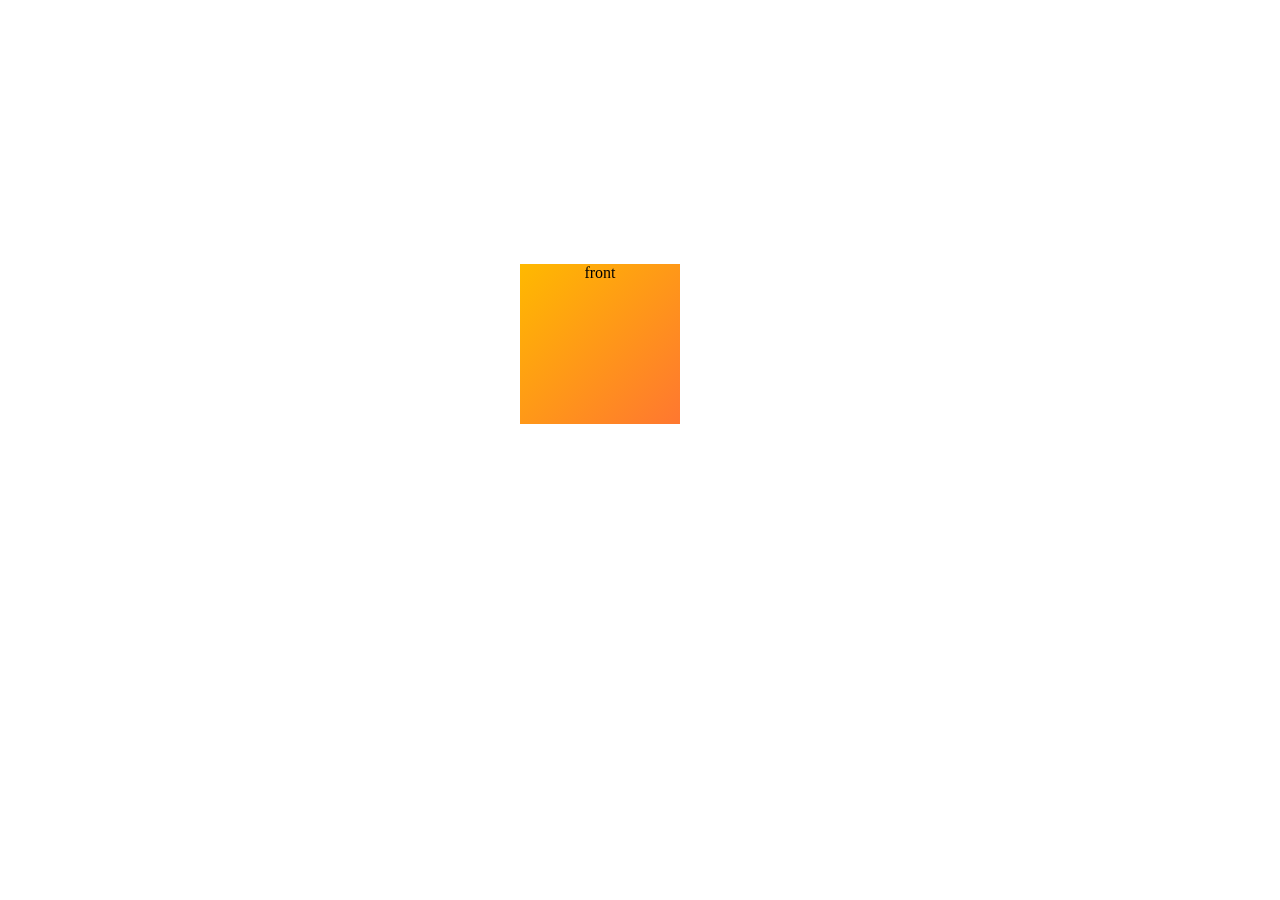
<file: My test/test.html>
<!DOCTYPE html>
<html lang="ru">
  <head>
    <meta charset="UTF-8" />
    <meta http-equiv="X-UA-Compatible" content="IE=edge" />
    <meta name="viewport" content="width=device-width, initial-scale=1.0" />
    <title>Document</title>
    <style>
      :root {
        font-size: 16px;
      }
      .box {
        position: relative;
        perspective: 100em;
        text-align: center;
      }
      .box:hover .box__front {
        transform: rotateY(-180deg);
      }
      .box:hover .box__back {
        transform: rotateY(0);
      }
      .box__card {
        position: absolute;
        top: 20vw;
        left: 40vw;
        backface-visibility: hidden;
        transition: all 1s ease;
      }
      .box__front {
        width: 10rem;
        height: 10rem;
        background-image: linear-gradient(to right bottom, #ffb900, #ff7730);
      }
      .box__back {
        width: 10rem;
        height: 10rem;
        background-image: linear-gradient(to right bottom, #2998ff, #5643fa);
        transform: rotateY(180deg);
      }
    </style>
  </head>
  <body>
    <div class="box">
      <div class="box__card box__front">front</div>
      <div class="box__card box__back">back</div>
    </div>
  </body>
</html>
</file>
<file: advanced-css-course-master/Nexter/final/css/style.css>
*,
*::before,
*::after {
  margin: 0;
  padding: 0;
  box-sizing: inherit; }

html {
  box-sizing: border-box;
  font-size: 62.5%; }
  @media only screen and (max-width: 75em) {
    html {
      font-size: 50%; } }

body {
  font-family: "Nunito", sans-serif;
  color: #6D5D4B;
  font-weight: 300;
  line-height: 1.6; }

.container {
  display: grid;
  grid-template-rows: 80vh min-content 40vw repeat(3, min-content);
  grid-template-columns: [sidebar-start] 8rem [sidebar-end full-start] minmax(6rem, 1fr) [center-start] repeat(8, [col-start] minmax(min-content, 14rem) [col-end]) [center-end] minmax(6rem, 1fr) [full-end]; }
  @media only screen and (max-width: 62.5em) {
    .container {
      grid-template-rows: 6rem 80vh min-content 40vw repeat(3, min-content);
      grid-template-columns: [full-start] minmax(6rem, 1fr) [center-start] repeat(8, [col-start] minmax(min-content, 14rem) [col-end]) [center-end] minmax(6rem, 1fr) [full-end]; } }
  @media only screen and (max-width: 50em) {
    .container {
      grid-template-rows: 6rem calc(100vh - 6rem); } }

.heading-1, .heading-2, .heading-3, .heading-4 {
  font-family: "Josefin Sans", sans-serif;
  font-weight: 400; }

.heading-1 {
  font-size: 4.5rem;
  color: #f9f7f6;
  line-height: 1; }

.heading-2 {
  font-size: 4rem;
  font-style: italic;
  line-height: 1; }
  .heading-2--light {
    color: #f9f7f6; }
  .heading-2--dark {
    color: #54483A; }

.heading-3 {
  font-size: 1.6rem;
  color: #c69963;
  text-transform: uppercase; }

.heading-4 {
  font-size: 1.9rem; }
  .heading-4--light {
    color: #f9f7f6; }
  .heading-4--dark {
    color: #54483A; }

.btn {
  background-color: #c69963;
  color: #fff;
  border: none;
  border-radius: 0;
  font-family: "Josefin Sans", sans-serif;
  font-size: 1.5rem;
  text-transform: uppercase;
  padding: 1.8rem 3rem;
  cursor: pointer;
  transition: all .2s; }
  .btn:hover {
    background-color: #B28451; }

.mb-sm {
  margin-bottom: 2rem; }

.mb-md {
  margin-bottom: 3rem; }

.mb-lg {
  margin-bottom: 4rem; }

.mb-hg {
  margin-bottom: 8rem; }

.sidebar {
  background-color: #c69963;
  grid-column: sidebar-start / sidebar-end;
  grid-row: 1 / -1;
  display: flex;
  justify-content: center; }
  @media only screen and (max-width: 62.5em) {
    .sidebar {
      grid-column: 1 / -1;
      grid-row: 1 / 2;
      justify-content: flex-end;
      align-items: center; } }

.nav-btn {
  border: none;
  border-radius: 0;
  background-color: #fff;
  height: 2px;
  width: 4.5rem;
  margin-top: 4rem; }
  .nav-btn::before, .nav-btn::after {
    background-color: #fff;
    height: 2px;
    width: 4.5rem;
    content: "";
    display: block; }
  .nav-btn::before {
    transform: translateY(-1.5rem); }
  .nav-btn::after {
    transform: translateY(1.3rem); }
  @media only screen and (max-width: 62.5em) {
    .nav-btn {
      margin-top: 0;
      margin-right: 3rem; }
      .nav-btn::before {
        transform: translateY(-1.2rem); }
      .nav-btn::after {
        transform: translateY(1rem); } }

.header {
  background-color: #54483A;
  grid-column: full-start / col-end 6;
  background-image: linear-gradient(rgba(16, 29, 44, 0.93), rgba(16, 29, 44, 0.93)), url(../img/hero.jpeg);
  background-size: cover;
  background-position: center;
  padding: 8rem;
  padding-top: 4rem;
  display: grid;
  grid-template-rows: 1fr min-content minmax(6rem, min-content) 1fr;
  grid-template-columns: minmax(min-content, max-content);
  grid-row-gap: 1.5rem;
  justify-content: center; }
  @media only screen and (max-width: 50em) {
    .header {
      grid-column: 1 / -1; } }
  @media only screen and (max-width: 37.5em) {
    .header {
      padding: 5rem; } }
  .header__logo {
    height: 3rem;
    justify-self: center; }
  .header__btn {
    align-self: start;
    justify-self: start; }
  .header__seenon-text {
    display: grid;
    grid-template-columns: 1fr max-content 1fr;
    grid-column-gap: 1.5rem;
    align-items: center;
    font-size: 1.6rem;
    color: #aaa; }
    .header__seenon-text::before, .header__seenon-text::after {
      content: "";
      height: 1px;
      display: block;
      background-color: currentColor; }
  .header__seenon-logos {
    display: grid;
    grid-template-columns: repeat(4, 1fr);
    grid-column-gap: 3rem;
    justify-items: center;
    align-items: center; }
    .header__seenon-logos img {
      max-height: 2.5rem;
      max-width: 100%;
      filter: brightness(70%); }

.realtors {
  background-color: #101d2c;
  grid-column: col-start 7 / full-end;
  padding: 3rem;
  display: grid;
  align-content: center;
  justify-content: center;
  justify-items: center;
  grid-row-gap: 2rem; }
  @media only screen and (max-width: 50em) {
    .realtors {
      grid-column: 1 / -1; } }
  .realtors__list {
    display: grid;
    grid-template-columns: min-content max-content;
    grid-column-gap: 2rem;
    grid-row-gap: 5vh;
    align-items: center; }
    @media only screen and (max-width: 50em) {
      .realtors__list {
        grid-template-columns: repeat(3, min-content max-content); } }
    @media only screen and (max-width: 37.5em) {
      .realtors__list {
        grid-template-columns: min-content max-content; } }
  .realtors__img {
    width: 7rem;
    border-radius: 50%;
    display: block; }
  .realtors__sold {
    text-transform: uppercase;
    color: #aaa;
    margin-top: -3px; }

.features {
  grid-column: center-start / center-end;
  margin: 15rem 0; }
  @supports (display: grid) {
    .features {
      display: grid;
      grid-template-columns: repeat(auto-fit, minmax(25rem, 1fr));
      grid-gap: 6rem;
      align-items: start; } }

.feature {
  float: left;
  width: 33.3333%;
  margin-bottom: 6rem;
  display: grid;
  grid-template-columns: min-content 1fr;
  grid-row-gap: 1.5rem;
  grid-column-gap: 2.5rem; }
  @supports (display: grid) {
    .feature {
      width: auto;
      margin-bottom: 0; } }
  .feature__icon {
    fill: #c69963;
    width: 4.5rem;
    height: 4.5rem;
    grid-row: 1 / span 2;
    transform: translateY(-1rem); }
  .feature__text {
    font-size: 1.7rem; }

.story__pictures {
  background-color: #c69963;
  grid-column: full-start / col-end 4;
  background-image: linear-gradient(rgba(198, 153, 99, 0.5), rgba(198, 153, 99, 0.5)), url(../img/back.jpg);
  background-size: cover;
  display: grid;
  grid-template-rows: repeat(6, 1fr);
  grid-template-columns: repeat(6, 1fr);
  align-items: center; }
  @media only screen and (max-width: 50em) {
    .story__pictures {
      grid-column: 1 / -1;
      padding: 6rem; } }

.story__img--1 {
  width: 100%;
  grid-row: 2 / 6;
  grid-column: 2 / 6;
  box-shadow: 0 2rem 5rem rgba(0, 0, 0, 0.1); }
  @media only screen and (max-width: 50em) {
    .story__img--1 {
      grid-column: 1 / 5;
      grid-row: 1 / -1; } }

.story__img--2 {
  width: 115%;
  grid-row: 4 / 6;
  grid-column: 4 / 7;
  z-index: 20;
  box-shadow: 0 2rem 5rem rgba(0, 0, 0, 0.2); }
  @media only screen and (max-width: 50em) {
    .story__img--2 {
      grid-row: 1 / -1;
      width: 100%; } }

.story__content {
  background-color: #f9f7f6;
  grid-column: col-start 5 / full-end;
  padding: 6rem 8vw;
  /*
        display: flex;
        flex-direction: column;
        justify-content: center;
        align-items: flex-start;
        */
  display: grid;
  align-content: center;
  justify-items: start; }
  @media only screen and (max-width: 50em) {
    .story__content {
      grid-column: 1 / -1;
      grid-row: 5 / 6; } }

.story__text {
  font-size: 1.5rem;
  font-style: italic;
  margin-bottom: 4rem; }

.homes {
  grid-column: center-start / center-end;
  margin: 15rem 0;
  display: grid;
  grid-template-columns: repeat(auto-fit, minmax(25rem, 1fr));
  grid-gap: 7rem; }

.home {
  background-color: #f9f7f6;
  display: grid;
  grid-template-columns: repeat(2, 1fr);
  grid-row-gap: 3.5rem; }
  .home__img {
    width: 100%;
    grid-row: 1 / 2;
    grid-column: 1 / -1;
    z-index: 1; }
  .home__like {
    grid-row: 1 / 2;
    grid-column: 2 / 3;
    fill: #c69963;
    height: 2.5rem;
    width: 2.5rem;
    z-index: 2;
    justify-self: end;
    margin: 1rem; }
  .home__name {
    grid-row: 1 / 2;
    grid-column: 1 / -1;
    justify-self: center;
    align-self: end;
    z-index: 3;
    width: 80%;
    font-family: "Josefin Sans", sans-serif;
    font-size: 1.6rem;
    text-align: center;
    padding: 1.25rem;
    background-color: #101d2c;
    color: #fff;
    font-weight: 400;
    transform: translateY(50%); }
  .home__location, .home__rooms {
    margin-top: 2.5rem; }
  .home__location, .home__rooms, .home__area, .home__price {
    font-size: 1.5rem;
    margin-left: 2rem;
    display: flex;
    align-items: center; }
    .home__location svg, .home__rooms svg, .home__area svg, .home__price svg {
      fill: #c69963;
      height: 2rem;
      width: 2rem;
      margin-right: 1rem; }
  .home__btn {
    grid-column: 1 / -1; }

.gallery {
  background-color: #f9f7f6;
  grid-column: full-start / full-end;
  display: grid;
  /*grid-template-columns: repeat(8, 1fr);
    grid-template-rows: repeat(7, 5vw);*/
  grid-template: repeat(7, 5vw)/repeat(8, 1fr);
  grid-gap: 1.5rem;
  padding: 1.5rem; }
  .gallery__item--1 {
    grid-row: 1 / span 2;
    grid-column: 1 / span 2; }
  .gallery__item--2 {
    grid-row: 1 / span 3;
    grid-column: 3 / span 3; }
  .gallery__item--3 {
    grid-row: 1 / span 2;
    grid-column: 6 / 7; }
  .gallery__item--4 {
    grid-row: 1 / span 2;
    grid-column: 7 / -1; }
  .gallery__item--5 {
    grid-row: 3 / span 3;
    grid-column: 1 / span 2; }
  .gallery__item--6 {
    grid-row: 4 / span 2;
    grid-column: 3 / span 2; }
  .gallery__item--7 {
    grid-row: 4 / 5;
    grid-column: 5 / 6; }
  .gallery__item--8 {
    grid-row: 3 / span 2;
    grid-column: 6 / span 2; }
  .gallery__item--9 {
    grid-row: 3 / span 3;
    grid-column: 8 / -1; }
  .gallery__item--10 {
    grid-row: 6 / span 2;
    grid-column: 1 / 2; }
  .gallery__item--11 {
    grid-row: 6 / span 2;
    grid-column: 2 / span 2; }
  .gallery__item--12 {
    grid-row: 6 / span 2;
    grid-column: 4 / 5; }
  .gallery__item--13 {
    grid-row: 5 / span 3;
    grid-column: 5 / span 3; }
  .gallery__item--14 {
    grid-row: 6 / span 2;
    grid-column: 8 / -1; }
  .gallery__img {
    width: 100%;
    height: 100%;
    object-fit: cover;
    display: block; }

.footer {
  background-color: #101d2c;
  grid-column: full-start / full-end;
  padding: 8rem; }

.nav {
  list-style: none;
  display: grid;
  grid-template-columns: repeat(auto-fit, minmax(15rem, 1fr));
  grid-gap: 2rem;
  align-items: center; }
  .nav__link:link, .nav__link:visited {
    font-size: 1.4rem;
    color: #fff;
    text-decoration: none;
    font-family: "Josefin Sans", sans-serif;
    text-transform: uppercase;
    text-align: center;
    padding: 1.5rem;
    display: block;
    transition: all .2s; }
  .nav__link:hover, .nav__link:active {
    background-color: rgba(255, 255, 255, 0.05);
    transform: translateY(-3px); }

.copyright {
  font-size: 1.4rem;
  color: #aaa;
  margin-top: 6rem;
  margin-right: auto;
  margin-left: auto;
  text-align: center;
  width: 70%; }
</file>
<file: advanced-css-course-master/Nexter/starter/sass/main.css>
*,*::after,*::before{margin:0;padding:0;box-sizing:border-box}html{box-sizing:inherit;font-size:62.5%}@media only screen and (max-width: 75em){html{font-size:50%}}body{font-family:"Nunito",sans-serif;color:#6d5d4b;font-weight:300}.container{display:grid;grid-template-rows:80vh -webkit-min-content 40vw repeat(3, -webkit-min-content);grid-template-rows:80vh min-content 40vw repeat(3, min-content);grid-template-columns:[sidebar-start] 8rem [sidebar-end full-start] minmax(6rem, 1fr) [center-start] repeat(8, [col-start] minmax(-webkit-min-content, 14rem) [col-end]) [center-end] minmax(6rem, 1fr) [full-end];grid-template-columns:[sidebar-start] 8rem [sidebar-end full-start] minmax(6rem, 1fr) [center-start] repeat(8, [col-start] minmax(min-content, 14rem) [col-end]) [center-end] minmax(6rem, 1fr) [full-end]}@media only screen and (max-width: 62.5em){.container{grid-template-rows:6rem 80vh -webkit-min-content 40vw repeat(3, -webkit-min-content);grid-template-rows:6rem 80vh min-content 40vw repeat(3, min-content);grid-template-columns:[full-start] minmax(6rem, 1fr) [center-start] repeat(8, [col-start] minmax(-webkit-min-content, 14rem) [col-end]) [center-end] minmax(6rem, 1fr) [full-end];grid-template-columns:[full-start] minmax(6rem, 1fr) [center-start] repeat(8, [col-start] minmax(min-content, 14rem) [col-end]) [center-end] minmax(6rem, 1fr) [full-end]}}@media only screen and (max-width: 50em){.container{grid-template-rows:6rem calc(100vh - 6rem)}}.heading-4,.heading-3,.heading-2,.heading-1{font-family:"Josefin Sans",sans-serif;font-weight:400}.heading-1{font-size:4.5rem;color:#f9f7f6;line-height:1}.heading-2{font-size:4rem;font-style:italic;line-height:1}.heading-2--light{color:#f9f7f6}.heading-2--dark{color:#54483a}.heading-3{font-size:1.6rem;color:#c69963;text-transform:uppercase}.heading-4{font-size:1.9rem}.heading-4--light{color:#f9f7f6}.heading-4--dark{color:#54483a}.btn{background-color:#c69963;color:#fff;border:none;border-radius:0;font-family:"Josefin Sans",sans-serif;font-size:1.5rem;text-transform:uppercase;padding:1.8rem 3rem;cursor:pointer;transition:all .2s}.btn:hover{background-color:#b28451}.mb-sm{margin-bottom:2rem}.mb-md{margin-bottom:3rem}.mb-lg{margin-bottom:4rem}.mb-hg{margin-bottom:8rem}.sidebar{background-color:#c69963;grid-column:sidebar-start/sidebar-end;grid-row:1/-1;display:flex;justify-content:center}@media only screen and (max-width: 62.5em){.sidebar{grid-column:1/-1;grid-row:1/2;justify-content:flex-end;align-items:center}}.nav-btn{border:none;border-radius:0;background-color:#fff;height:2px;width:4.5rem;margin-top:4.5rem}.nav-btn::before,.nav-btn::after{content:"";display:block;background-color:#fff;height:2px;width:4.5rem}.nav-btn::before{transform:translateY(-1.5rem)}.nav-btn::after{transform:translateY(1.3rem)}@media only screen and (max-width: 62.5em){.nav-btn{margin-top:0;margin-right:3rem}.nav-btn::before{transform:translateY(-1.2rem)}.nav-btn::after{transform:translateY(1rem)}}.header{background-color:#54483a;grid-column:full-start/col-end 6;background-image:linear-gradient(rgba(16, 29, 44, 0.93), rgba(16, 29, 44, 0.93)),url(../img/hero.jpeg);padding:8rem;padding-top:4rem;display:grid;grid-template-rows:1fr -webkit-min-content min-max(6rem, -webkit-min-content) 1fr;grid-template-rows:1fr min-content min-max(6rem, min-content) 1fr;grid-template-columns:minmax(-webkit-min-content, -webkit-max-content);grid-template-columns:minmax(min-content, max-content);grid-row-gap:1.5rem;background-size:cover;background-position:center;justify-content:center}@media only screen and (max-width: 50em){.header{grid-column:1/-1}}@media only screen and (max-width: 37.5em){.header{padding:5rem}}.header__logo{height:3rem;justify-self:center}.header__btn{align-self:start;justify-self:start}.header__seenon-text{display:grid;grid-template-columns:1fr -webkit-max-content 1fr;grid-template-columns:1fr max-content 1fr;grid-column-gap:1.5rem;font-size:1.6rem;color:#aaa;align-items:center}.header__seenon-text::before,.header__seenon-text::after{content:"";height:1px;display:block;background-color:currentColor}.header__seenon-logos{display:grid;grid-template-columns:repeat(4, 1fr);grid-column-gap:3rem;justify-items:center;align-items:center}.header__seenon-logos img{max-height:2.5rem;max-width:100%;filter:brightness(70%)}.realtors{background-color:#101d2c;grid-column:col-start 7/full-end;padding:3rem;display:grid;align-content:center;justify-content:center;grid-row-gap:2rem}@media only screen and (max-width: 50em){.realtors{grid-column:1/-1}}.realtors__list{display:grid;grid-template-columns:-webkit-min-content -webkit-max-content;grid-template-columns:min-content max-content;grid-column-gap:2rem;grid-row-gap:5vh;align-items:center}@media only screen and (max-width: 50em){.realtors__list{grid-template-columns:repeat(3, -webkit-min-content -webkit-max-content);grid-template-columns:repeat(3, min-content max-content)}}@media only screen and (max-width: 37.5em){.realtors__list{padding:5rem;grid-template-columns:-webkit-min-content -webkit-max-content;grid-template-columns:min-content max-content}}.realtors__img{width:7rem;border-radius:50%;display:block}.realtors__sold{text-transform:uppercase;color:#aaa;margin-top:-3px}.features{grid-column:center-start/center-end;margin:15rem 0;display:grid;grid-template-columns:repeat(auto-fit, minmax(25rem, 1fr));grid-gap:6rem;align-items:start}.feature{display:grid;grid-template-columns:-webkit-min-content 1fr;grid-template-columns:min-content 1fr;grid-row-gap:1.5rem;grid-column-gap:2.5rem}.feature__icon{grid-row:1/span 2;fill:#c69963;width:4.5rem;height:4.5rem;transform:translate(-1rem)}.feature__text{font-size:1.7rem}.story__pictures{grid-column:full-start/col-end 4;background-image:url(/advanced-css-course-master/Nexter/starter/img/back.jpg);background-size:cover;display:grid;grid-template-rows:repeat(6, 1fr);grid-template-columns:repeat(6, 1fr);align-items:center}@media only screen and (max-width: 50em){.story__pictures{grid-column:1/-1;padding:6rem}}.story__img--1{width:100%;grid-row:2/6;grid-column:2/6;box-shadow:0 2rem 5rem rgba(0,0,0,.1)}@media only screen and (max-width: 50em){.story__img--1{grid-column:1/5;grid-row:1/-1}}.story__img--2{width:115%;grid-row:4/6;grid-column:4/7;z-index:20;box-shadow:0 2rem 5rem rgba(0,0,0,.1)}@media only screen and (max-width: 50em){.story__img--2{grid-row:1/-1;width:100%}}.story__content{background-color:#f9f7f6;grid-column:col-start 5/full-end;padding:6rem 8vw;display:grid;align-content:center;justify-items:start}@media only screen and (max-width: 50em){.story__content{grid-column:1/-1;grid-row:5/6}}.story__text{font-size:1.5rem;font-style:italic;margin-bottom:4rem}.homes{grid-column:center-start/center-end;margin:15rem 0;display:grid;grid-template-columns:repeat(auto-fit, minmax(25rem, 1fr));grid-gap:7rem}.home{display:grid;grid-template-columns:repeat(2, 1fr);background-color:#f9f7f6;grid-row-gap:3.5rem}.home__img{width:100%;grid-column:1/-1;grid-row:1/2;z-index:1}.home__like{grid-row:1/2;grid-column:2/3;fill:#c69963;height:2.5rem;width:2.5rem;z-index:2;justify-self:end;margin:1rem}.home__name{grid-column:1/-1;grid-row:1/2;font-family:"Josefin Sans",sans-serif;width:80%;font-size:1.6rem;text-align:center;padding:1.25rem;background-color:#101d2c;color:#fff;font-weight:400;justify-self:center;z-index:3;align-self:end;transform:translateY(50%)}.home__location,.home__rooms{margin-top:2.5rem}.home__location,.home__rooms,.home__area,.home__price{font-size:1.5rem;margin-left:2rem;display:flex;align-items:center}.home__location svg,.home__rooms svg,.home__area svg,.home__price svg{fill:#c69963;height:2rem;width:2rem;margin-right:1rem}.home__btn{grid-column:1/-1}.gallery{display:grid;grid-column:full-start/full-end;grid-template-columns:repeat(8, 1fr);grid-template-rows:repeat(7, 5vw);grid-gap:1.5rem;padding:1.5rem}.gallery__item--1{grid-row:1/span 2;grid-column:1/span 2}.gallery__item--2{grid-row:1/span 3;grid-column:3/span 3}.gallery__item--2{grid-row:1/span 3;grid-column:3/span 3}.gallery__item--3{grid-row:1/span 2;grid-column:6/7}.gallery__item--4{grid-row:1/span 2;grid-column:7/-1}.gallery__item--5{grid-row:3/span 3;grid-column:1/span 2}.gallery__item--6{grid-row:4/span 2;grid-column:3/span 2}.gallery__item--7{grid-row:4/5;grid-column:5/6}.gallery__item--8{grid-row:3/span 2;grid-column:6/span 2}.gallery__item--9{grid-row:3/span 3;grid-column:8/-1}.gallery__item--10{grid-row:6/span 2;grid-column:1/2}.gallery__item--11{grid-row:6/span 2;grid-column:2/span 2}.gallery__item--12{grid-row:6/span 2;grid-column:4/5}.gallery__item--13{grid-row:5/span 3;grid-column:5/span 3}.gallery__item--14{grid-row:6/span 2;grid-column:8/-1}.gallery__img{width:100%;height:100%;-o-object-fit:cover;object-fit:cover;display:block}.footer{background-color:#101d2c;grid-column:full-start/full-end;padding:8rem}.nav{list-style:none;display:grid;grid-template-columns:repeat(auto-fit, minmax(15rem, 1fr));grid-gap:2rem;align-items:center}.nav__link:link,.nav__link:visited{font-size:1.4rem;color:#fff;text-decoration:none;font-family:"Josefin Sans",sans-serif;text-transform:uppercase;text-align:center;padding:1.5rem;display:block;transition:all .2s}.nav__link:hover,.nav__link:active{background-color:rgba(255,255,255,.05);transform:translateY(-3px)}.copyright{font-size:1.4rem;color:#aaa;margin-top:6rem;text-align:center;width:70%;margin-left:auto;margin-right:auto}
</file>
<file: advanced-css-course-master/Trillo/final/css/style.css>
:root{--color-primary:#eb2f64;--color-primary-light:#FF3366;--color-primary-dark:#BA265D;--color-grey-light-1:#faf9f9;--color-grey-light-2:#f4f2f2;--color-grey-light-3:#f0eeee;--color-grey-light-4:#ccc;--color-grey-dark-1:#333;--color-grey-dark-2:#777;--color-grey-dark-3:#999;--shadow-dark:0 2rem 6rem rgba(0,0,0,0.3);--shadow-light:0 2rem 5rem rgba(0,0,0,0.06);--line:1px solid var(--color-grey-light-2)}*{margin:0;padding:0}*,*::before,*::after{-webkit-box-sizing:inherit;box-sizing:inherit}html{-webkit-box-sizing:border-box;box-sizing:border-box;font-size:62.5%}@media only screen and (max-width: 68.75em){html{font-size:50%}}body{font-family:'Open Sans', sans-serif;font-weight:400;line-height:1.6;color:var(--color-grey-dark-2);background-image:-webkit-gradient(linear, left top, right bottom, from(var(--color-primary-light)), to(var(--color-primary-dark)));background-image:linear-gradient(to right bottom, var(--color-primary-light), var(--color-primary-dark));background-size:cover;background-repeat:no-repeat;min-height:100vh}.container{max-width:120rem;margin:8rem auto;background-color:var(--color-grey-light-1);-webkit-box-shadow:var(--shadow-dark);box-shadow:var(--shadow-dark);min-height:50rem}@media only screen and (max-width: 75em){.container{margin:0;max-width:100%;width:100%}}.header{font-size:1.4rem;height:7rem;background-color:#fff;border-bottom:var(--line);display:-webkit-box;display:-ms-flexbox;display:flex;-webkit-box-pack:justify;-ms-flex-pack:justify;justify-content:space-between;-webkit-box-align:center;-ms-flex-align:center;align-items:center}@media only screen and (max-width: 31.25em){.header{-ms-flex-wrap:wrap;flex-wrap:wrap;-ms-flex-line-pack:distribute;align-content:space-around;height:11rem}}.content{display:-webkit-box;display:-ms-flexbox;display:flex}@media only screen and (max-width: 56.25em){.content{-webkit-box-orient:vertical;-webkit-box-direction:normal;-ms-flex-direction:column;flex-direction:column}}.sidebar{background-color:var(--color-grey-dark-1);-webkit-box-flex:0;-ms-flex:0 0 18%;flex:0 0 18%;display:-webkit-box;display:-ms-flexbox;display:flex;-webkit-box-orient:vertical;-webkit-box-direction:normal;-ms-flex-direction:column;flex-direction:column;-webkit-box-pack:justify;-ms-flex-pack:justify;justify-content:space-between}.hotel-view{background-color:#fff;-webkit-box-flex:1;-ms-flex:1;flex:1}.detail{font-size:1.4rem;display:-webkit-box;display:-ms-flexbox;display:flex;padding:4.5rem;background-color:var(--color-grey-light-1);border-bottom:var(--line)}@media only screen and (max-width: 56.25em){.detail{padding:3rem}}@media only screen and (max-width: 37.5em){.detail{-webkit-box-orient:vertical;-webkit-box-direction:normal;-ms-flex-direction:column;flex-direction:column}}.description{background-color:#fff;-webkit-box-shadow:var(--shadow-light);box-shadow:var(--shadow-light);padding:3rem;-webkit-box-flex:0;-ms-flex:0 0 60%;flex:0 0 60%;margin-right:4.5rem}@media only screen and (max-width: 56.25em){.description{padding:2rem;margin-right:3rem}}@media only screen and (max-width: 37.5em){.description{margin-right:0;margin-bottom:3rem}}.user-reviews{-webkit-box-flex:1;-ms-flex:1;flex:1;display:-webkit-box;display:-ms-flexbox;display:flex;-webkit-box-orient:vertical;-webkit-box-direction:normal;-ms-flex-direction:column;flex-direction:column;-webkit-box-align:center;-ms-flex-align:center;align-items:center}.logo{height:3.25rem;margin-left:2rem}.search{-webkit-box-flex:0;-ms-flex:0 0 40%;flex:0 0 40%;display:-webkit-box;display:-ms-flexbox;display:flex;-webkit-box-align:center;-ms-flex-align:center;align-items:center;-webkit-box-pack:center;-ms-flex-pack:center;justify-content:center}@media only screen and (max-width: 31.25em){.search{-webkit-box-ordinal-group:2;-ms-flex-order:1;order:1;-webkit-box-flex:0;-ms-flex:0 0 100%;flex:0 0 100%;background-color:var(--color-grey-light-2)}}.search__input{font-family:inherit;font-size:inherit;color:inherit;background-color:var(--color-grey-light-2);border:none;padding:.7rem 2rem;border-radius:100px;width:90%;-webkit-transition:all .2s;transition:all .2s;margin-right:-3.25rem}.search__input:focus{outline:none;width:100%;background-color:var(--color-grey-light-3)}.search__input::-webkit-input-placeholder{font-weight:100;color:var(--color-grey-light-4)}.search__input:focus+.search__button{background-color:var(--color-grey-light-3)}.search__button{border:none;background-color:var(--color-grey-light-2)}.search__button:focus{outline:none}.search__button:active{-webkit-transform:translateY(2px);transform:translateY(2px)}.search__icon{height:2rem;width:2rem;fill:var(--color-grey-dark-3)}.user-nav{-ms-flex-item-align:stretch;align-self:stretch;display:-webkit-box;display:-ms-flexbox;display:flex;-webkit-box-align:center;-ms-flex-align:center;align-items:center}.user-nav>*{padding:0 2rem;cursor:pointer;height:100%;display:-webkit-box;display:-ms-flexbox;display:flex;-webkit-box-align:center;-ms-flex-align:center;align-items:center}.user-nav>*:hover{background-color:var(--color-grey-light-2)}.user-nav__icon-box{position:relative}.user-nav__icon{height:2.25rem;width:2.25rem;fill:var(--color-grey-dark-2)}.user-nav__notification{font-size:.8rem;height:1.75rem;width:1.75rem;border-radius:50%;background-color:var(--color-primary);color:#fff;position:absolute;top:1.5rem;right:1.1rem;display:-webkit-box;display:-ms-flexbox;display:flex;-webkit-box-pack:center;-ms-flex-pack:center;justify-content:center;-webkit-box-align:center;-ms-flex-align:center;align-items:center}.user-nav__user-photo{height:3.75rem;border-radius:50%;margin-right:1rem}.side-nav{font-size:1.4rem;list-style:none;margin-top:3.5rem}@media only screen and (max-width: 56.25em){.side-nav{display:-webkit-box;display:-ms-flexbox;display:flex;margin:0}}.side-nav__item{position:relative}.side-nav__item:not(:last-child){margin-bottom:.5rem}@media only screen and (max-width: 56.25em){.side-nav__item:not(:last-child){margin:0}}@media only screen and (max-width: 56.25em){.side-nav__item{-webkit-box-flex:1;-ms-flex:1;flex:1}}.side-nav__item::before{content:"";position:absolute;top:0;left:0;height:100%;width:3px;background-color:var(--color-primary);-webkit-transform:scaleY(0);transform:scaleY(0);-webkit-transition:width 0.4s cubic-bezier(1, 0, 0, 1) 0.2s,background-color 0.1s,-webkit-transform 0.2s;transition:width 0.4s cubic-bezier(1, 0, 0, 1) 0.2s,background-color 0.1s,-webkit-transform 0.2s;transition:transform 0.2s,width 0.4s cubic-bezier(1, 0, 0, 1) 0.2s,background-color 0.1s;transition:transform 0.2s,width 0.4s cubic-bezier(1, 0, 0, 1) 0.2s,background-color 0.1s,-webkit-transform 0.2s}.side-nav__item:hover::before,.side-nav__item--active::before{-webkit-transform:scaleY(1);transform:scaleY(1);width:100%}.side-nav__item:active::before{background-color:var(--color-primary-light)}.side-nav__link:link,.side-nav__link:visited{color:var(--color-grey-light-1);text-decoration:none;text-transform:uppercase;display:block;padding:1.5rem 3rem;position:relative;z-index:10;display:-webkit-box;display:-ms-flexbox;display:flex;-webkit-box-align:center;-ms-flex-align:center;align-items:center}@media only screen and (max-width: 56.25em){.side-nav__link:link,.side-nav__link:visited{-webkit-box-pack:center;-ms-flex-pack:center;justify-content:center;padding:2rem}}@media only screen and (max-width: 37.5em){.side-nav__link:link,.side-nav__link:visited{-webkit-box-orient:vertical;-webkit-box-direction:normal;-ms-flex-direction:column;flex-direction:column;padding:1.5rem .5rem}}.side-nav__icon{width:1.75rem;height:1.75rem;margin-right:2rem;fill:currentColor}@media only screen and (max-width: 37.5em){.side-nav__icon{margin-right:0;margin-bottom:.7rem;width:1.5rem;height:1.5rem}}.legal{font-size:1.2rem;color:var(--color-grey-light-4);text-align:center;padding:2.5rem}@media only screen and (max-width: 56.25em){.legal{display:none}}.gallery{display:-webkit-box;display:-ms-flexbox;display:flex}.gallery__photo{width:100%;display:block}.overview{display:-webkit-box;display:-ms-flexbox;display:flex;-webkit-box-align:center;-ms-flex-align:center;align-items:center;border-bottom:var(--line)}.overview__heading{font-size:2.25rem;font-weight:300;text-transform:uppercase;letter-spacing:1px;padding:1.5rem 3rem}@media only screen and (max-width: 37.5em){.overview__heading{font-size:1.8rem;padding:1.25rem 2rem}}.overview__stars{margin-right:auto;display:-webkit-box;display:-ms-flexbox;display:flex}.overview__icon-star,.overview__icon-location{width:1.75rem;height:1.75rem;fill:var(--color-primary)}.overview__location{font-size:1.2rem;display:-webkit-box;display:-ms-flexbox;display:flex;vertical-align:center}.overview__icon-location{margin-right:.5rem}.overview__rating{background-color:var(--color-primary);color:#fff;margin-left:3rem;padding:0 2.25rem;-ms-flex-item-align:stretch;align-self:stretch;display:-webkit-box;display:-ms-flexbox;display:flex;-webkit-box-orient:vertical;-webkit-box-direction:normal;-ms-flex-direction:column;flex-direction:column;-webkit-box-align:center;-ms-flex-align:center;align-items:center;-webkit-box-pack:center;-ms-flex-pack:center;justify-content:center}@media only screen and (max-width: 37.5em){.overview__rating{padding:0 1.5rem}}.overview__rating-average{font-size:2.25rem;font-weight:300;margin-bottom:-3px}@media only screen and (max-width: 37.5em){.overview__rating-average{font-size:1.8rem}}.overview__rating-count{font-size:.8rem;text-transform:uppercase}@media only screen and (max-width: 37.5em){.overview__rating-count{font-size:.5rem}}.btn-inline{border:none;color:var(--color-primary);font-size:inherit;border-bottom:1px solid currentColor;padding-bottom:2px;display:inline-block;background-color:transparent;cursor:pointer;-webkit-transition:all .2s;transition:all .2s}.btn-inline span{margin-left:3px;-webkit-transition:margin-left .2s;transition:margin-left .2s}.btn-inline:hover{color:var(--color-grey-dark-1)}.btn-inline:hover span{margin-left:8px}.btn-inline:focus{outline:none;-webkit-animation:pulsate 1s infinite;animation:pulsate 1s infinite}@-webkit-keyframes pulsate{0%{-webkit-transform:scale(1);transform:scale(1);-webkit-box-shadow:none;box-shadow:none}50%{-webkit-transform:scale(1.05);transform:scale(1.05);-webkit-box-shadow:0 1rem 4rem rgba(0,0,0,0.25);box-shadow:0 1rem 4rem rgba(0,0,0,0.25)}100%{-webkit-transform:scale(1);transform:scale(1);-webkit-box-shadow:none;box-shadow:none}}@keyframes pulsate{0%{-webkit-transform:scale(1);transform:scale(1);-webkit-box-shadow:none;box-shadow:none}50%{-webkit-transform:scale(1.05);transform:scale(1.05);-webkit-box-shadow:0 1rem 4rem rgba(0,0,0,0.25);box-shadow:0 1rem 4rem rgba(0,0,0,0.25)}100%{-webkit-transform:scale(1);transform:scale(1);-webkit-box-shadow:none;box-shadow:none}}.paragraph:not(:last-of-type){margin-bottom:2rem}.list{list-style:none;margin:3rem 0;padding:3rem 0;border-top:var(--line);border-bottom:var(--line);display:-webkit-box;display:-ms-flexbox;display:flex;-ms-flex-wrap:wrap;flex-wrap:wrap}.list__item{-webkit-box-flex:0;-ms-flex:0 0 50%;flex:0 0 50%;margin-bottom:.7rem}.list__item::before{content:"";display:inline-block;height:1rem;width:1rem;margin-right:.7rem;background-image:url(../img/chevron-thin-right.svg);background-size:cover}@supports (-webkit-mask-image: url()) or (mask-image: url()){.list__item::before{background-color:var(--color-primary);-webkit-mask-image:url(../img/chevron-thin-right.svg);-webkit-mask-size:cover;mask-image:url(../img/chevron-thin-right.svg);mask-size:cover;background-image:none}}.recommend{font-size:1.3rem;color:var(--color-grey-dark-3);display:-webkit-box;display:-ms-flexbox;display:flex;-webkit-box-align:center;-ms-flex-align:center;align-items:center}.recommend__count{margin-right:auto}.recommend__friends{display:-webkit-box;display:-ms-flexbox;display:flex}.recommend__photo{-webkit-box-sizing:content-box;box-sizing:content-box;height:4rem;width:4rem;border-radius:50%;border:3px solid #fff}.recommend__photo:not(:last-child){margin-right:-2rem}.review{background-color:#fff;-webkit-box-shadow:var(--shadow-light);box-shadow:var(--shadow-light);padding:3rem;margin-bottom:3.5rem;position:relative;overflow:hidden}@media only screen and (max-width: 56.25em){.review{padding:2rem;margin-bottom:3rem}}.review__text{margin-bottom:2rem;z-index:10;position:relative}.review__user{display:-webkit-box;display:-ms-flexbox;display:flex;-webkit-box-align:center;-ms-flex-align:center;align-items:center}.review__photo{height:4.5rem;width:4.5rem;border-radius:50%;margin-right:1.5rem}.review__user-box{margin-right:auto}.review__user-name{font-size:1.1rem;font-weight:600;text-transform:uppercase;margin-bottom:.4rem}.review__user-date{font-size:1rem;color:var(--color-grey-dark-3)}.review__rating{color:var(--color-primary);font-size:2.2rem;font-weight:300}.review::before{content:"\201C";position:absolute;top:-2.75rem;left:-1rem;line-height:1;font-size:20rem;color:var(--color-grey-light-2);font-family:sans-serif;z-index:1}.cta{padding:3.5rem 0;text-align:center}@media only screen and (max-width: 56.25em){.cta{padding:2.5rem 0}}.cta__book-now{font-size:2rem;font-weight:300;text-transform:uppercase;margin-bottom:2.5rem}.btn{font-size:1.5rem;font-weight:300;text-transform:uppercase;border-radius:100px;border:none;background-image:-webkit-gradient(linear, left top, right top, from(var(--color-primary-light)), to(var(--color-primary-dark)));background-image:linear-gradient(to right, var(--color-primary-light), var(--color-primary-dark));color:#fff;position:relative;overflow:hidden;cursor:pointer}.btn>*{display:inline-block;height:100%;width:100%;-webkit-transition:all .2s;transition:all .2s}.btn__visible{padding:2rem 7.5rem}.btn__invisible{position:absolute;padding:2rem 0;left:0;top:-100%}.btn:hover{background-image:-webkit-gradient(linear, right top, left top, from(var(--color-primary-light)), to(var(--color-primary-dark)));background-image:linear-gradient(to left, var(--color-primary-light), var(--color-primary-dark))}.btn:hover .btn__visible{-webkit-transform:translateY(100%);transform:translateY(100%)}.btn:hover .btn__invisible{top:0}.btn:focus{outline:none;-webkit-animation:pulsate 1s infinite;animation:pulsate 1s infinite}
</file>
<file: advanced-css-course-master/Trillo/starter/sass/main.css>
.container{max-width:120rem;margin:8rem auto;background-color:var(--color-grey-light-2);box-shadow:var(--shadow-dark);min-height:50rem}@media only screen and (max-width: 1200px){.container{margin:0}}.header{font-size:2.4rem;height:7rem;background-color:#fff;border-bottom:var(--line);display:flex;justify-content:space-between;align-items:center}.content{display:flex}.sidebar{background-color:var(--color-grey-dark-1);flex:0 0 18%;display:flex;flex-direction:column;justify-content:space-between}.hotel-view{background-color:#fff;flex:1}.detail{font-size:5.5rem;display:flex;padding:4.5rem;background-color:var(--color-grey-light-1);border-bottom:var(--line)}.description{background-color:#fff;flex:0 0 60%;box-shadow:0 2rem 5rem rgba(0,0,0,.06);padding:3rem;margin-right:4.5rem}.user-reviews{flex:1;display:flex;flex-direction:column;align-items:center}:root{--color-primary: #eb2f64;--color-primary-light: #ff3366;--color-primary-dark: #ba265d;--color-grey-light-1: #faf9f9;--color-grey-light-2: #f4f2f2;--color-grey-light-3: #f0eeee;--color-grey-light-4: #cccg;--color-grey-dark-1: #333;--color-grey-dark-2: #777;--color-grey-dark-3: #999;--shadow-dark: 0 2rem 6rem rgba(0, 0, 0, 0.3);--shadow-light: 0 2rem 5rem rgba(0, 0, 0, 0.06);--line: 1px solid var(--color-grey-light-2)}*{margin:0;padding:0}html{box-sizing:border-box}*,*::before,*::after{box-sizing:inherit;font-size:62.5%}body{font-family:"Open Sans",sans-serif;font-weight:400;line-height:1.6;background-image:linear-gradient(to right bottom, var(--color-primary-light), var(--color-primary-dark));background-size:cover;background-repeat:no-repeat;min-height:100vh;color:var(--color-grey-dark-2)}.logo{height:3.25rem;margin-left:2rem}.search{flex:0 0 40%;display:flex;justify-content:center;align-items:center}.search__input{font-family:inherit;font-size:inherit;background-color:var(--color-grey-light-2);color:inherit;border:none;padding:.7rem 2rem;border-radius:100px;width:90%;transition:all .2s;margin:-3.25rem}.search__input:focus{outline:none;width:100%;background-color:var(--color-grey-light-3)}.search__input::-moz-placeholder{color:var(--color-grey-light-4);font-weight:100}.search__input:-ms-input-placeholder{color:var(--color-grey-light-4);font-weight:100}.search__input::placeholder{color:var(--color-grey-light-4);font-weight:100}.search__input:focus+.search__button{background-color:var(--color-grey-light-3)}.search__button{background-color:var(--color-grey-light-2);border:none}.search__button:focus{outline:none}.search__button:active{transform:translateY(2px)}.search__icon{height:2rem;width:2rem;fill:var(--color-grey-dark-3)}.user-nav{align-self:stretch;display:flex;align-items:center}.user-nav>*{padding:0 2rem;cursor:pointer;display:flex;align-items:center;height:100%}.user-nav>*:hover{background-color:var(--color-grey-light-2)}.user-nav__icon-box{position:relative}.user-nav__icon{height:2.25rem;width:2.25rem;fill:var(--color-grey-dark-2)}.user-nav__notification{font-size:.8rem;height:1.75rem;width:1.75rem;border-radius:50%;background-color:var(--color-primary);color:#fff;position:absolute;top:1.5rem;right:1.1rem;display:flex;justify-content:center;align-items:center}.user-nav__user-photo{height:3.75rem;border-radius:50%;margin-right:1rem}.user-nav__user-name{font-size:2rem}.side-nav{font-size:6rem;list-style:none;margin-top:3.5rem}.side-nav__item{position:relative}.side-nav__item:not(:last-child){margin-bottom:.5rem}.side-nav__item::before{content:"";position:absolute;top:0;left:0;height:100%;width:3px;background-color:var(--color-primary);transform:scaleY(0);transition:transform .2s,width .4s cubic-bezier(1, 0, 0, 1) .2s,background-color .1s}.side-nav__item:hover::before,.side-nav__item--active::before{transform:scaleY(1);width:100%}.side-nav__item:active::before{background-color:var(--color-primary-light)}.side-nav__link:link,.side-nav__link:visited{color:var(--color-grey-light-1);text-decoration:none;text-transform:uppercase;display:block;padding:1.5rem 3rem;display:flex;align-items:center;z-index:10;position:relative}.side-nav__icon{width:1.75rem;height:1.75rem;margin-right:2rem;fill:currentColor}.legal{font-size:1.2rem;text-align:center;padding:2.5rem;color:var(--color-grey-light-4)}.gallery{display:flex}.gallery__photo{width:100%;display:block}.overview{display:flex;align-items:center;border-bottom:var(--line)}.overview__heading{font-size:2.25rem;font-weight:300;text-transform:uppercase;letter-spacing:1px;padding:1.5rem 3rem}.overview__stars{margin-right:auto;display:flex}.overview__icon-star,.overview__icon-location{width:1.75rem;height:1.75rem;fill:var(--color-primary)}.overview__icon-location{margin-right:.5rem}.overview__location{font-size:1.2rem;display:flex;vertical-align:center}.overview__rating{background-color:var(--color-primary);margin-left:3rem;color:#fff;align-self:stretch;padding:0 2.25rem;display:flex;align-items:center;justify-content:center;flex-direction:column}.overview__rating-average{font-size:2.25rem;font-weight:300;margin-bottom:-3px}.overview__rating-count{font-size:.8rem;text-transform:uppercase}.btn-inline{border:none;color:var(--color-primary);font-size:inherit;border-bottom:1px solid currentColor;padding-bottom:2px;display:inline-block;background-color:rgba(0,0,0,0);cursor:pointer;transition:all .2s}.btn-inline span{margin-left:3px;transition:margin-left .2s}.btn-inline:hover{color:var(--color-grey-dark-1)}.btn-inline:hover span{margin-left:8px}.btn-inline:focus{outline:none;-webkit-animation:pulsate 1s infinite;animation:pulsate 1s infinite}@-webkit-keyframes pulsate{0%{transform:scale(1);box-shadow:none}50%{transform:scale(1.1);box-shadow:var(--shadow-light)}100%{transform:scale(1);box-shadow:none}}@keyframes pulsate{0%{transform:scale(1);box-shadow:none}50%{transform:scale(1.1);box-shadow:var(--shadow-light)}100%{transform:scale(1);box-shadow:none}}.paragraph{font-size:1.4rem}.paragraph:not(:last-of-type){margin-bottom:2rem}.list{font-size:2rem;margin:3rem 0;list-style:none;padding:3rem 0;border-top:var(--line);border-bottom:var(--line);display:flex;flex-wrap:wrap}.list__item{flex:0 0 50%;margin-bottom:.7rem}.list__item::before{content:"";height:1rem;width:1rem;margin-right:.7rem;display:inline-block;background-color:var(--color-primary);-webkit-mask-image:url(/advanced-css-course-master/Trillo/starter/img/chevron-thin-right.svg);-webkit-mask-size:cover;mask-image:url(/advanced-css-course-master/Trillo/starter/img/chevron-thin-right.svg);mask-size:cover}.recomend{font-size:2rem;display:flex;align-items:center;justify-content:space-between;color:var(--color-grey-dark-3)}.recomend__photo{box-sizing:content-box;height:4rem;width:4rem;border-radius:50%;border:3px solid #fff}.recomend__photo:not(:last-child){margin-right:-1.5rem}.review{overflow:hidden;position:relative;background-color:#fff;box-shadow:var(--shadow-light);padding:3rem;margin-bottom:3.5rem}.review__text{margin-bottom:2rem;z-index:10;position:relative}.review__user{font-size:2rem;display:flex;align-items:center}.review__photo{height:4.5rem;width:4.5rem;border-radius:50%;margin-right:1.5rem}.review__user-box{font-size:2rem;margin-right:auto}.review__user-name{text-transform:uppercase;font-size:1.3rem;font-weight:600;margin-bottom:.4rem}.review__user-date{font-size:1.2rem;color:var(--color-grey-dark-3)}.review__rating{color:var(--color-primary);font-size:2.2rem;font-weight:300}.review::before{content:"“";line-height:1;position:absolute;top:-2.75rem;left:-1rem;font-size:20rem;color:var(--color-grey-light-2);font-family:sans-serif;z-index:1}.cta{padding:3.5rem 0;text-align:center}.cta__book-now{font-size:2rem;font-weight:300;text-transform:uppercase;margin-bottom:2.5rem}.btn{font-size:1.5rem;font-weight:300;text-transform:uppercase;border-radius:100px;border:none;background-image:linear-gradient(to right, var(--color-primary-light), var(--color-primary-dark));color:#fff;position:relative;overflow:hidden;cursor:pointer}.btn>*{width:100%;height:100%;display:inline-block;transition:all .2s}.btn__visible{padding:2rem 7.5rem}.btn__invisible{position:absolute;left:0;top:-100%;padding:2rem 0}.btn:hover{background-image:linear-gradient(to left, var(--color-primary-light), var(--color-primary-dark))}.btn:hover .btn__visible{transform:translateY(100%)}.btn:hover .btn__invisible{top:0}.btn:focus{outline:none;-webkit-animation:pulsate 1s infinite;animation:pulsate 1s infinite}
</file>
